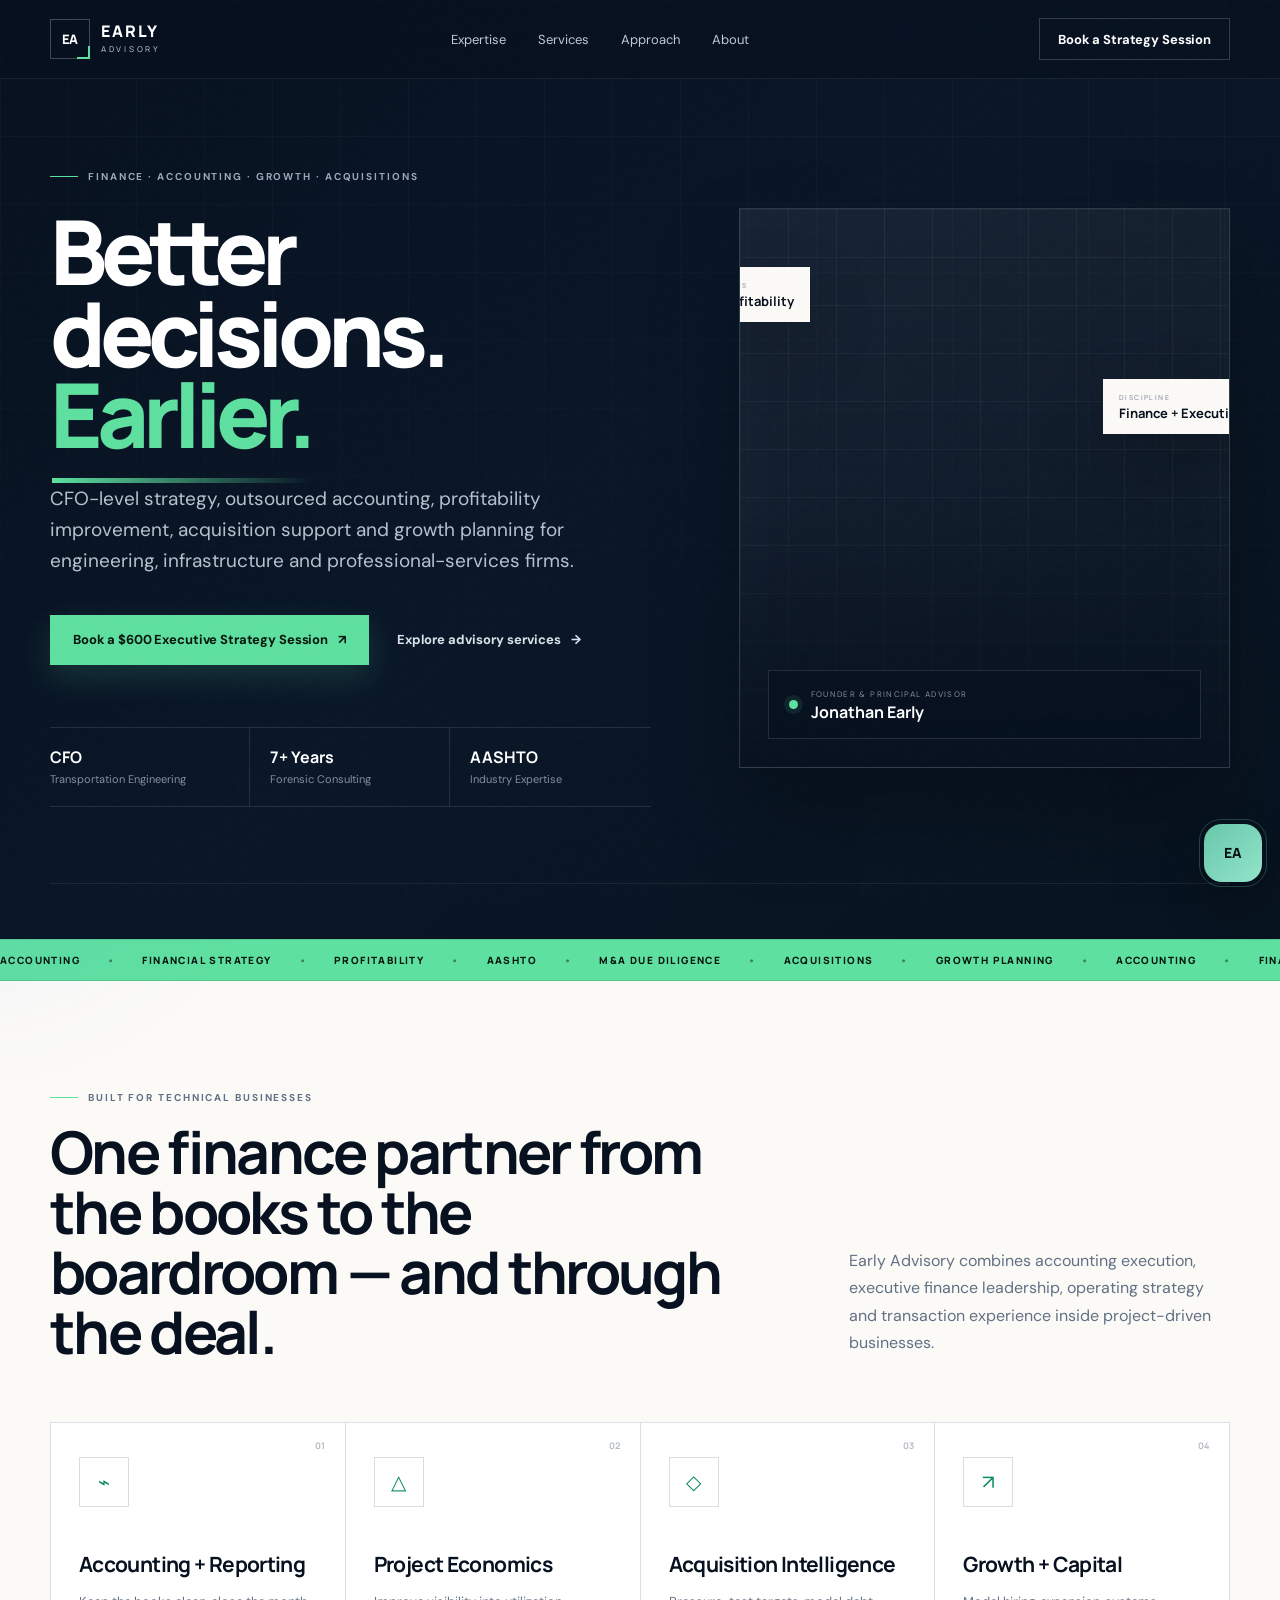
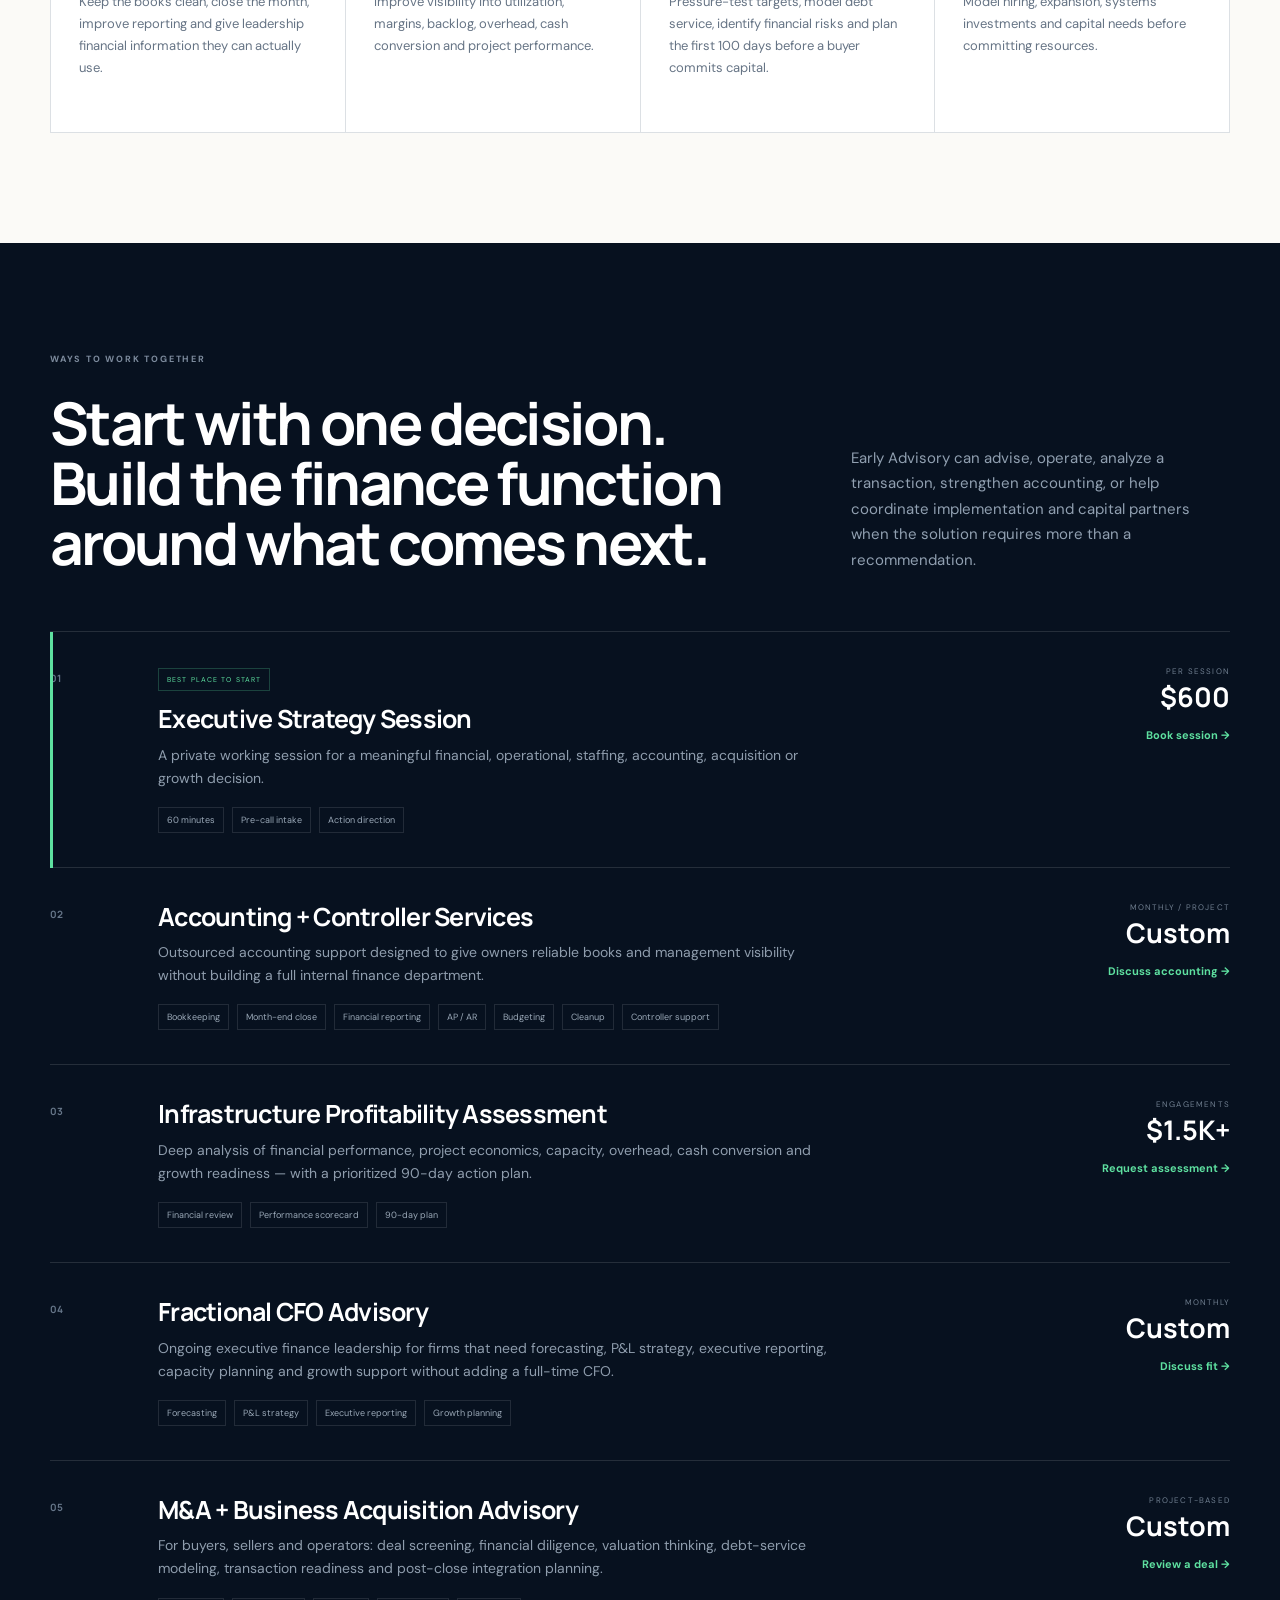
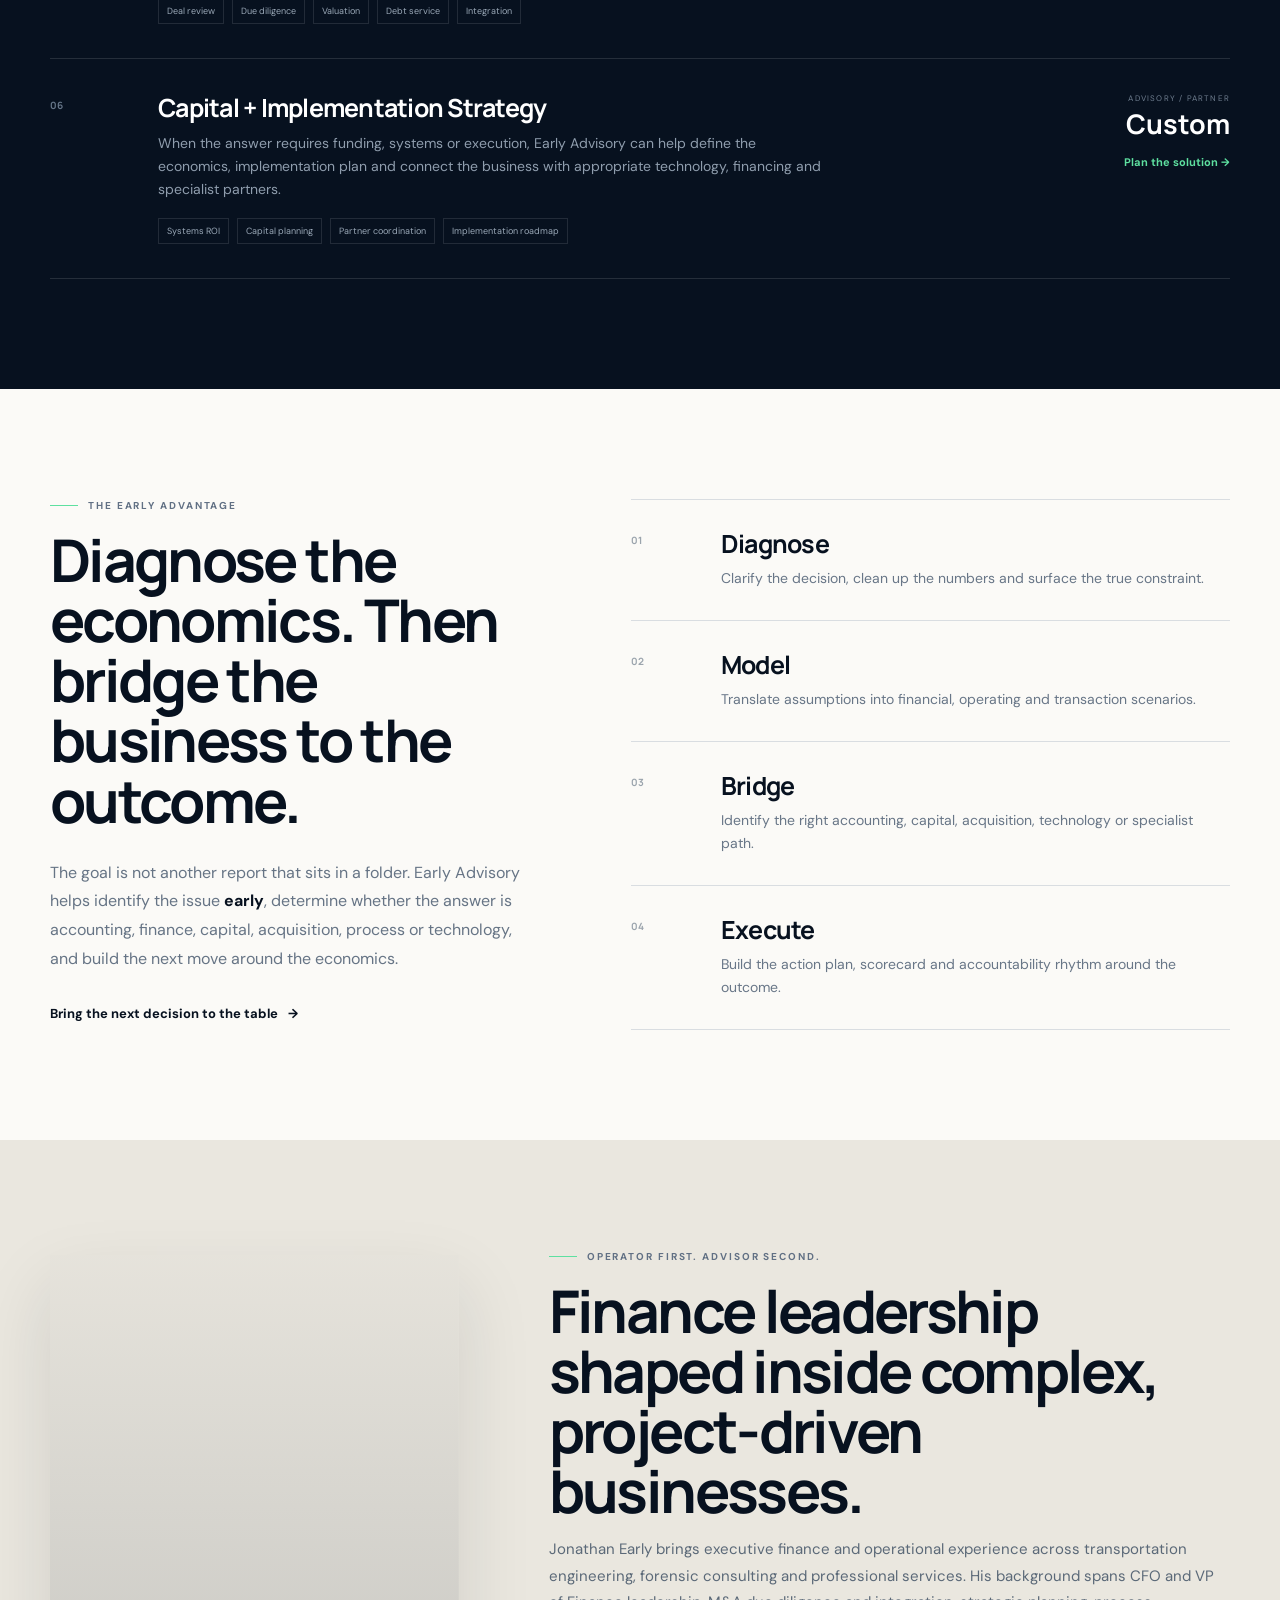
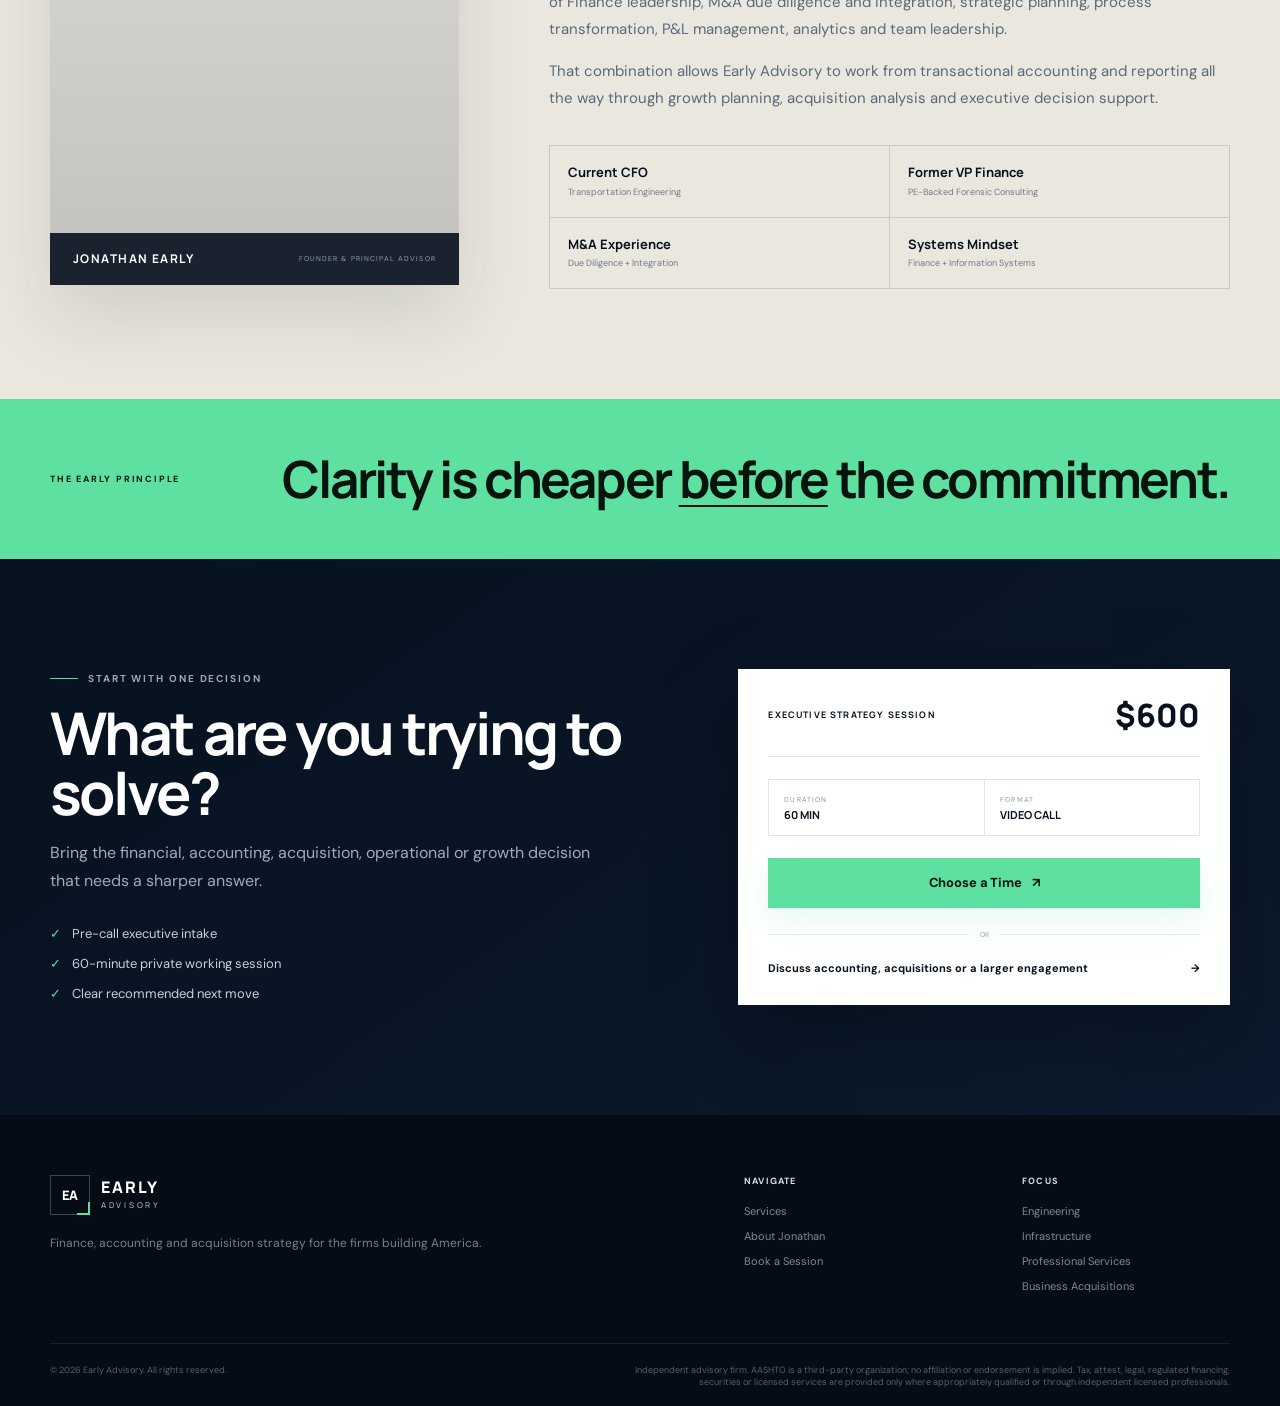
<file: index.html>
<!DOCTYPE html>
<html lang="en">
<head>
  <meta charset="UTF-8" />
  <meta name="viewport" content="width=device-width, initial-scale=1.0, viewport-fit=cover" />
  <meta name="theme-color" content="#07111f" />
  <meta name="description" content="Early Advisory provides CFO-level strategy, outsourced accounting, profitability improvement, acquisition advisory and transaction support for engineering, infrastructure and professional-services firms." />
  <meta property="og:title" content="Early Advisory | Finance, Accounting & Acquisition Strategy" />
  <meta property="og:description" content="Executive finance, accounting, profitability, acquisition and growth support for engineering and professional-services firms." />
  <title>Early Advisory | Finance, Accounting & Acquisition Strategy</title>
  <link rel="preconnect" href="https://fonts.googleapis.com" />
  <link rel="preconnect" href="https://fonts.gstatic.com" crossorigin />
  <link href="https://fonts.googleapis.com/css2?family=DM+Sans:wght@400;500;600;700&family=Manrope:wght@500;600;700;800&display=swap" rel="stylesheet" />
  <link rel="stylesheet" href="styles.css" />
</head>
<body>
  <div class="loader" id="loader" aria-hidden="true"><div class="loader-mark"><span class="loader-e">E</span><div class="loader-line"></div><span class="loader-a">A</span></div><p>EARLY ADVISORY</p></div>
  <div class="noise"></div><div class="ambient ambient-one"></div><div class="ambient ambient-two"></div>
  <header class="site-header" id="top"><div class="shell nav-wrap"><a href="#top" class="brand" aria-label="Early Advisory home"><span class="brand-monogram">EA</span><span class="brand-copy"><strong>EARLY</strong><small>ADVISORY</small></span></a><nav class="desktop-nav" aria-label="Primary navigation"><a href="#expertise">Expertise</a><a href="#services">Services</a><a href="#approach">Approach</a><a href="#about">About</a></nav><a class="btn btn-small desktop-cta" href="#book">Book a Strategy Session</a><button class="menu-toggle" id="menuToggle" aria-label="Open navigation" aria-expanded="false"><span></span><span></span></button></div><div class="mobile-menu" id="mobileMenu"><a href="#expertise">Expertise</a><a href="#services">Services</a><a href="#approach">Approach</a><a href="#about">About</a><a class="btn" href="#book">Book a Strategy Session</a></div></header>
  <main>
    <section class="hero section-pad"><div class="shell hero-grid"><div class="hero-copy reveal"><div class="eyebrow"><span></span> Finance · Accounting · Growth · Acquisitions</div><h1>Better decisions.<br/><em>Earlier.</em></h1><p class="hero-lede">CFO-level strategy, outsourced accounting, profitability improvement, acquisition support and growth planning for engineering, infrastructure and professional-services firms.</p><div class="hero-actions"><a class="btn btn-primary" href="#book">Book a $600 Executive Strategy Session <span>↗</span></a><a class="text-link" href="#services">Explore advisory services <span>→</span></a></div><div class="trust-row"><div><strong>CFO</strong><span>Transportation Engineering</span></div><div><strong>7+ Years</strong><span>Forensic Consulting</span></div><div><strong>AASHTO</strong><span>Industry Expertise</span></div></div></div><div class="hero-visual reveal delay-1"><div class="portrait-frame"><div class="portrait-grid"></div><div class="portrait-placeholder"><span>JE</span></div><div class="portrait-card"><span class="status-dot"></span><div><small>FOUNDER & PRINCIPAL ADVISOR</small><strong>Jonathan Early</strong></div></div><div class="metric-float metric-one"><small>FOCUS</small><strong>Profitability</strong></div><div class="metric-float metric-two"><small>DISCIPLINE</small><strong>Finance + Execution</strong></div></div></div></div><div class="hero-rule shell"></div></section>
    <section class="signal-strip"><div class="marquee" aria-label="Areas of expertise"><div class="marquee-track"><span>ACCOUNTING</span><i>•</i><span>FINANCIAL STRATEGY</span><i>•</i><span>PROFITABILITY</span><i>•</i><span>AASHTO</span><i>•</i><span>M&A DUE DILIGENCE</span><i>•</i><span>ACQUISITIONS</span><i>•</i><span>GROWTH PLANNING</span><i>•</i><span>ACCOUNTING</span><i>•</i><span>FINANCIAL STRATEGY</span><i>•</i><span>PROFITABILITY</span><i>•</i><span>M&A DUE DILIGENCE</span><i>•</i><span>ACQUISITIONS</span></div></div></section>
    <section class="section-pad" id="expertise"><div class="shell split-heading reveal"><div><div class="eyebrow"><span></span> Built for technical businesses</div><h2>One finance partner from the books to the boardroom — and through the deal.</h2></div><p>Early Advisory combines accounting execution, executive finance leadership, operating strategy and transaction experience inside project-driven businesses.</p></div><div class="shell expertise-grid"><article class="expertise-card reveal"><span class="card-index">01</span><div class="icon-box">⌁</div><h3>Accounting + Reporting</h3><p>Keep the books clean, close the month, improve reporting and give leadership financial information they can actually use.</p></article><article class="expertise-card reveal delay-1"><span class="card-index">02</span><div class="icon-box">△</div><h3>Project Economics</h3><p>Improve visibility into utilization, margins, backlog, overhead, cash conversion and project performance.</p></article><article class="expertise-card reveal delay-2"><span class="card-index">03</span><div class="icon-box">◇</div><h3>Acquisition Intelligence</h3><p>Pressure-test targets, model debt service, identify financial risks and plan the first 100 days before a buyer commits capital.</p></article><article class="expertise-card reveal delay-3"><span class="card-index">04</span><div class="icon-box">↗</div><h3>Growth + Capital</h3><p>Model hiring, expansion, systems investments and capital needs before committing resources.</p></article></div></section>
    <section class="services section-pad" id="services"><div class="shell"><div class="section-kicker reveal">Ways to work together</div><div class="services-head reveal"><h2>Start with one decision. Build the finance function around what comes next.</h2><p>Early Advisory can advise, operate, analyze a transaction, strengthen accounting, or help coordinate implementation and capital partners when the solution requires more than a recommendation.</p></div><div class="service-list">
      <article class="service-row featured reveal"><div class="service-number">01</div><div class="service-main"><div class="service-badge">BEST PLACE TO START</div><h3>Executive Strategy Session</h3><p>A private working session for a meaningful financial, operational, staffing, accounting, acquisition or growth decision.</p><div class="service-tags"><span>60 minutes</span><span>Pre-call intake</span><span>Action direction</span></div></div><div class="service-price"><small>Per session</small><strong>$600</strong><a href="#book">Book session →</a></div></article>
      <article class="service-row reveal"><div class="service-number">02</div><div class="service-main"><h3>Accounting + Controller Services</h3><p>Outsourced accounting support designed to give owners reliable books and management visibility without building a full internal finance department.</p><div class="service-tags"><span>Bookkeeping</span><span>Month-end close</span><span>Financial reporting</span><span>AP / AR</span><span>Budgeting</span><span>Cleanup</span><span>Controller support</span></div></div><div class="service-price"><small>Monthly / project</small><strong>Custom</strong><a href="#book">Discuss accounting →</a></div></article>
      <article class="service-row reveal"><div class="service-number">03</div><div class="service-main"><h3>Infrastructure Profitability Assessment</h3><p>Deep analysis of financial performance, project economics, capacity, overhead, cash conversion and growth readiness — with a prioritized 90-day action plan.</p><div class="service-tags"><span>Financial review</span><span>Performance scorecard</span><span>90-day plan</span></div></div><div class="service-price"><small>Engagements</small><strong>$1.5K+</strong><a href="#book">Request assessment →</a></div></article>
      <article class="service-row reveal"><div class="service-number">04</div><div class="service-main"><h3>Fractional CFO Advisory</h3><p>Ongoing executive finance leadership for firms that need forecasting, P&L strategy, executive reporting, capacity planning and growth support without adding a full-time CFO.</p><div class="service-tags"><span>Forecasting</span><span>P&L strategy</span><span>Executive reporting</span><span>Growth planning</span></div></div><div class="service-price"><small>Monthly</small><strong>Custom</strong><a href="#book">Discuss fit →</a></div></article>
      <article class="service-row reveal"><div class="service-number">05</div><div class="service-main"><h3>M&A + Business Acquisition Advisory</h3><p>For buyers, sellers and operators: deal screening, financial diligence, valuation thinking, debt-service modeling, transaction readiness and post-close integration planning.</p><div class="service-tags"><span>Deal review</span><span>Due diligence</span><span>Valuation</span><span>Debt service</span><span>Integration</span></div></div><div class="service-price"><small>Project-based</small><strong>Custom</strong><a href="#book">Review a deal →</a></div></article>
      <article class="service-row reveal"><div class="service-number">06</div><div class="service-main"><h3>Capital + Implementation Strategy</h3><p>When the answer requires funding, systems or execution, Early Advisory can help define the economics, implementation plan and connect the business with appropriate technology, financing and specialist partners.</p><div class="service-tags"><span>Systems ROI</span><span>Capital planning</span><span>Partner coordination</span><span>Implementation roadmap</span></div></div><div class="service-price"><small>Advisory / partner</small><strong>Custom</strong><a href="#book">Plan the solution →</a></div></article>
    </div></div></section>
    <section class="section-pad" id="approach"><div class="shell approach-grid"><div class="approach-copy reveal"><div class="eyebrow"><span></span> The Early Advantage</div><h2>Diagnose the economics. Then bridge the business to the outcome.</h2><p>The goal is not another report that sits in a folder. Early Advisory helps identify the issue <strong>early</strong>, determine whether the answer is accounting, finance, capital, acquisition, process or technology, and build the next move around the economics.</p><a class="text-link" href="#book">Bring the next decision to the table <span>→</span></a></div><div class="process-stack reveal delay-1"><div class="process-item"><span>01</span><div><h4>Diagnose</h4><p>Clarify the decision, clean up the numbers and surface the true constraint.</p></div></div><div class="process-item"><span>02</span><div><h4>Model</h4><p>Translate assumptions into financial, operating and transaction scenarios.</p></div></div><div class="process-item"><span>03</span><div><h4>Bridge</h4><p>Identify the right accounting, capital, acquisition, technology or specialist path.</p></div></div><div class="process-item"><span>04</span><div><h4>Execute</h4><p>Build the action plan, scorecard and accountability rhythm around the outcome.</p></div></div></div></div></section>
    <section class="about section-pad" id="about"><div class="shell about-grid"><div class="about-photo reveal"><div class="portrait-placeholder large"><span>JE</span></div><div class="photo-caption"><span>JONATHAN EARLY</span><small>FOUNDER & PRINCIPAL ADVISOR</small></div></div><div class="about-copy reveal delay-1"><div class="eyebrow"><span></span> Operator first. Advisor second.</div><h2>Finance leadership shaped inside complex, project-driven businesses.</h2><p>Jonathan Early brings executive finance and operational experience across transportation engineering, forensic consulting and professional services. His background spans CFO and VP of Finance leadership, M&A due diligence and integration, strategic planning, process transformation, P&L management, analytics and team leadership.</p><p>That combination allows Early Advisory to work from transactional accounting and reporting all the way through growth planning, acquisition analysis and executive decision support.</p><div class="credentials"><div><strong>Current CFO</strong><span>Transportation Engineering</span></div><div><strong>Former VP Finance</strong><span>PE-Backed Forensic Consulting</span></div><div><strong>M&A Experience</strong><span>Due Diligence + Integration</span></div><div><strong>Systems Mindset</strong><span>Finance + Information Systems</span></div></div></div></div></section>
    <section class="decision-banner"><div class="shell reveal"><p>THE EARLY PRINCIPLE</p><h2>Clarity is cheaper <em>before</em> the commitment.</h2></div></section>
    <section class="book section-pad" id="book"><div class="shell book-grid"><div class="book-copy reveal"><div class="eyebrow light"><span></span> Start with one decision</div><h2>What are you trying to solve?</h2><p>Bring the financial, accounting, acquisition, operational or growth decision that needs a sharper answer.</p><div class="book-points"><div><span>✓</span> Pre-call executive intake</div><div><span>✓</span> 60-minute private working session</div><div><span>✓</span> Clear recommended next move</div></div></div><div class="booking-card reveal delay-1"><div class="booking-top"><span>EXECUTIVE STRATEGY SESSION</span><strong>$600</strong></div><div class="booking-meta"><div><small>DURATION</small><strong>60 MIN</strong></div><div><small>FORMAT</small><strong>VIDEO CALL</strong></div></div><button class="btn btn-primary btn-full" id="bookingButton">Choose a Time <span>↗</span></button><p class="booking-note" id="bookingNote">Choose a date and time, complete the intake, and your session request is captured instantly.</p><div class="booking-divider"><span>OR</span></div><a class="consult-link" href="mailto:hello@earlyadvisory.co?subject=Early%20Advisory%20Inquiry">Discuss accounting, acquisitions or a larger engagement <span>→</span></a></div></div></section>
  </main>
  <footer><div class="shell footer-grid"><div><a href="#top" class="brand footer-brand"><span class="brand-monogram">EA</span><span class="brand-copy"><strong>EARLY</strong><small>ADVISORY</small></span></a><p>Finance, accounting and acquisition strategy for the firms building America.</p></div><div class="footer-links"><strong>Navigate</strong><a href="#services">Services</a><a href="#about">About Jonathan</a><a href="#book">Book a Session</a></div><div class="footer-links"><strong>Focus</strong><span>Engineering</span><span>Infrastructure</span><span>Professional Services</span><span>Business Acquisitions</span></div></div><div class="shell footer-bottom"><span>© <span id="year"></span> Early Advisory. All rights reserved.</span><span class="disclaimer">Independent advisory firm. AASHTO is a third-party organization; no affiliation or endorsement is implied. Tax, attest, legal, regulated financing, securities or licensed services are provided only where appropriately qualified or through independent licensed professionals.</span></div></footer>
  <script src="app.js"></script>
</body>
</html>
</file>
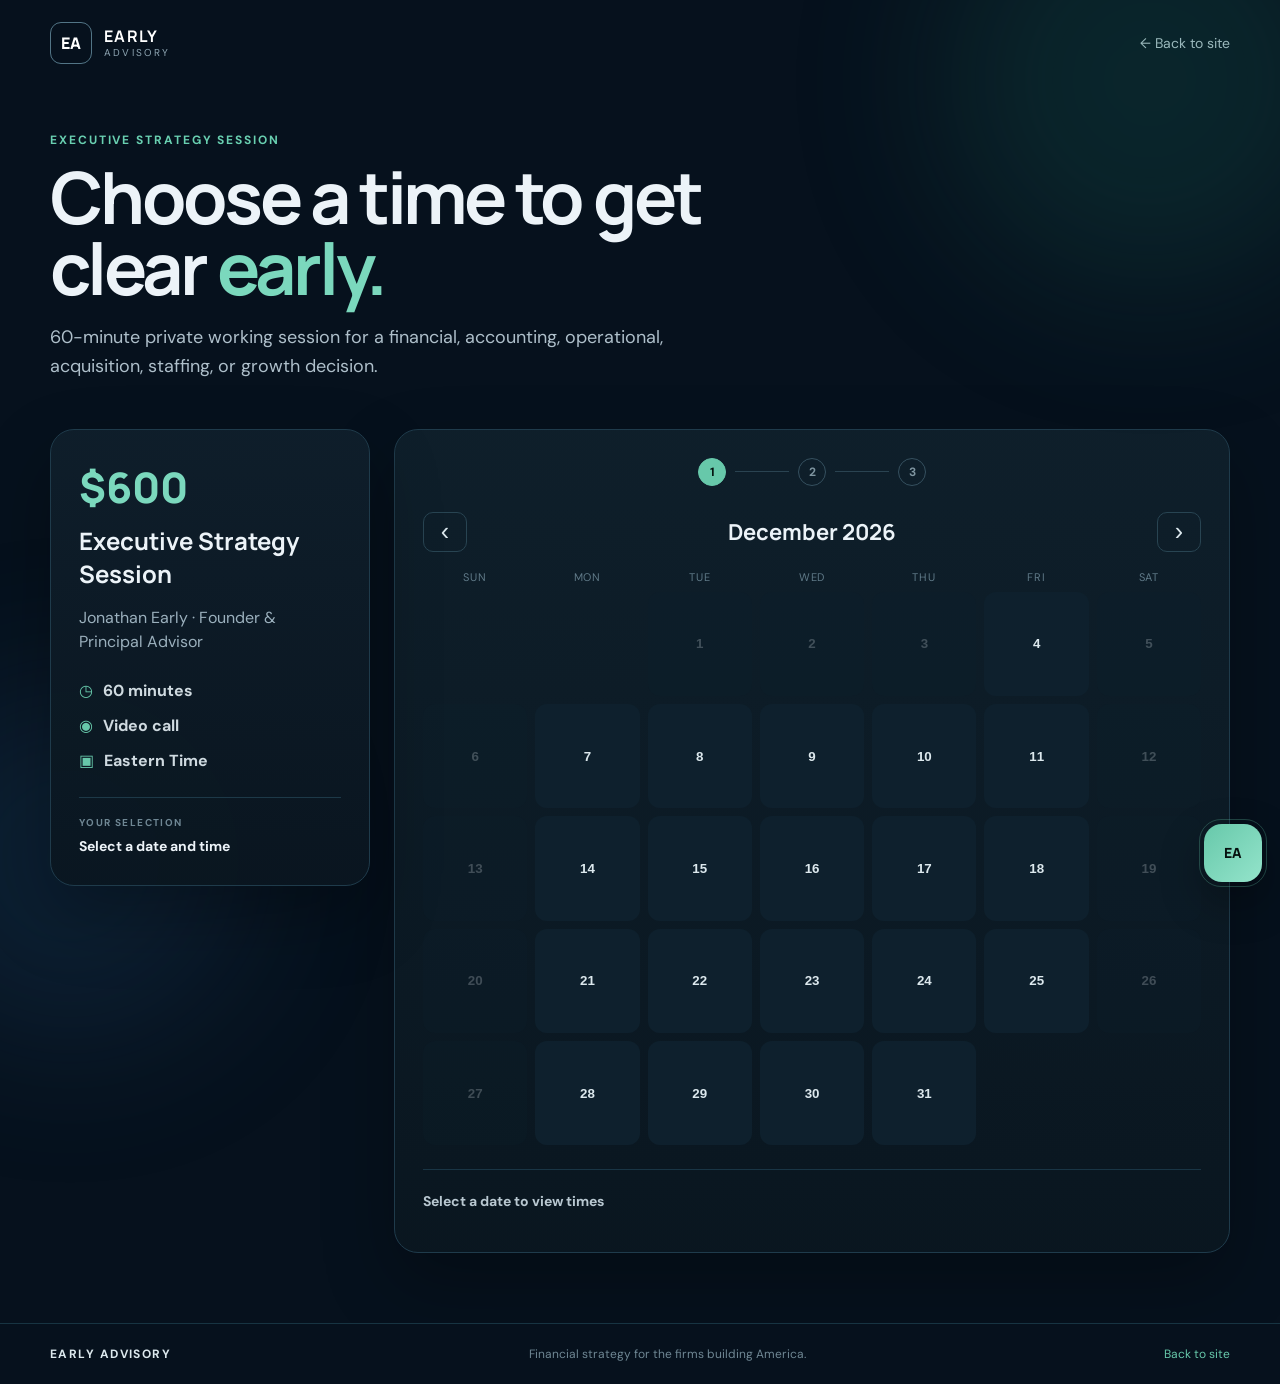
<file: booking.html>
<!DOCTYPE html>
<html lang="en">
<head>
  <meta charset="UTF-8" />
  <meta name="viewport" content="width=device-width,initial-scale=1,viewport-fit=cover" />
  <meta name="theme-color" content="#07111f" />
  <title>Book a Strategy Session | Early Advisory</title>
  <link rel="preconnect" href="https://fonts.googleapis.com" />
  <link rel="preconnect" href="https://fonts.gstatic.com" crossorigin />
  <link href="https://fonts.googleapis.com/css2?family=DM+Sans:wght@400;500;600;700&family=Manrope:wght@600;700;800&display=swap" rel="stylesheet" />
  <link rel="stylesheet" href="booking.css" />
</head>
<body>
  <div class="bg-orb one"></div><div class="bg-orb two"></div>
  <header><a href="/" class="brand"><span>EA</span><div><strong>EARLY</strong><small>ADVISORY</small></div></a><a href="/" class="back">← Back to site</a></header>
  <main class="shell">
    <section class="intro"><div class="eyebrow">EXECUTIVE STRATEGY SESSION</div><h1>Choose a time to get clear <em>early.</em></h1><p>60-minute private working session for a financial, accounting, operational, acquisition, staffing, or growth decision.</p></section>
    <section class="booking-shell">
      <aside class="summary-card">
        <div class="price">$600</div>
        <h2>Executive Strategy Session</h2>
        <p>Jonathan Early · Founder & Principal Advisor</p>
        <div class="facts"><div><span>◷</span><b>60 minutes</b></div><div><span>◉</span><b>Video call</b></div><div><span>▣</span><b>Eastern Time</b></div></div>
        <div class="selected" id="selectedSummary"><small>YOUR SELECTION</small><strong>Select a date and time</strong></div>
      </aside>
      <div class="scheduler">
        <div class="step-head"><span class="active">1</span><i></i><span>2</span><i></i><span>3</span></div>
        <div class="panel" id="calendarStep">
          <div class="calendar-head"><button id="prevMonth" aria-label="Previous month">‹</button><h3 id="monthLabel"></h3><button id="nextMonth" aria-label="Next month">›</button></div>
          <div class="weekdays"><span>Sun</span><span>Mon</span><span>Tue</span><span>Wed</span><span>Thu</span><span>Fri</span><span>Sat</span></div>
          <div class="calendar" id="calendar"></div>
          <div class="times-wrap" id="timesWrap"><h4 id="timesTitle">Select a date to view times</h4><div class="times" id="times"></div></div>
        </div>
        <form class="panel hidden" id="detailsStep">
          <div class="form-head"><button type="button" class="link-btn" id="backToCalendar">← Change time</button><h3>Your details</h3><p>Tell Jonathan what decision you want to work through.</p></div>
          <div class="form-grid">
            <label>First name<input name="firstName" required autocomplete="given-name" /></label>
            <label>Last name<input name="lastName" required autocomplete="family-name" /></label>
            <label class="wide">Work email<input type="email" name="email" required autocomplete="email" /></label>
            <label>Phone<input type="tel" name="phone" autocomplete="tel" /></label>
            <label>Company<input name="company" autocomplete="organization" /></label>
            <label>Title / Role<input name="title" /></label>
            <label>Company revenue range<select name="revenue"><option value="">Select</option><option>Under $1M</option><option>$1M–$5M</option><option>$5M–$10M</option><option>$10M–$25M</option><option>$25M–$100M</option><option>$100M+</option></select></label>
            <label>Employee count<select name="employees"><option value="">Select</option><option>1–10</option><option>11–25</option><option>26–50</option><option>51–100</option><option>101–250</option><option>250+</option></select></label>
            <label class="wide">What do you want to work through?<textarea name="challenge" rows="5" required placeholder="Example: We need cleaner financial reporting, we are evaluating an acquisition, or we are deciding whether to open a second office."></textarea></label>
            <label class="wide">Anything Jonathan should review before the call?<textarea name="context" rows="3" placeholder="Optional context, metrics, systems, deal terms, or links."></textarea></label>
          </div>
          <label class="consent"><input type="checkbox" name="consent" required /> <span>I agree to be contacted about this appointment and understand this is an advisory session. Regulated, licensed, tax, legal, attest, investment, or engineering-design services are only provided where appropriately qualified or through independent licensed professionals.</span></label>
          <button class="submit-btn" type="submit">Confirm Strategy Session <span>→</span></button>
          <p class="secure">Secure intake · Your information is only used to coordinate the session.</p>
        </form>
        <div class="panel hidden success" id="successStep">
          <div class="check">✓</div><div class="eyebrow">SESSION REQUESTED</div><h3>You’re on the calendar.</h3><p id="successText"></p>
          <div class="confirmation-card" id="confirmationCard"></div>
          <p class="note">A confirmation workflow can now be triggered from the webhook with email/SMS reminders, payment collection, CRM contact creation, and calendar sync.</p>
          <a href="/" class="submit-btn as-link">Back to Early Advisory</a>
        </div>
      </div>
    </section>
  </main>
  <script src="booking.js"></script>
</body>
</html>
</file>
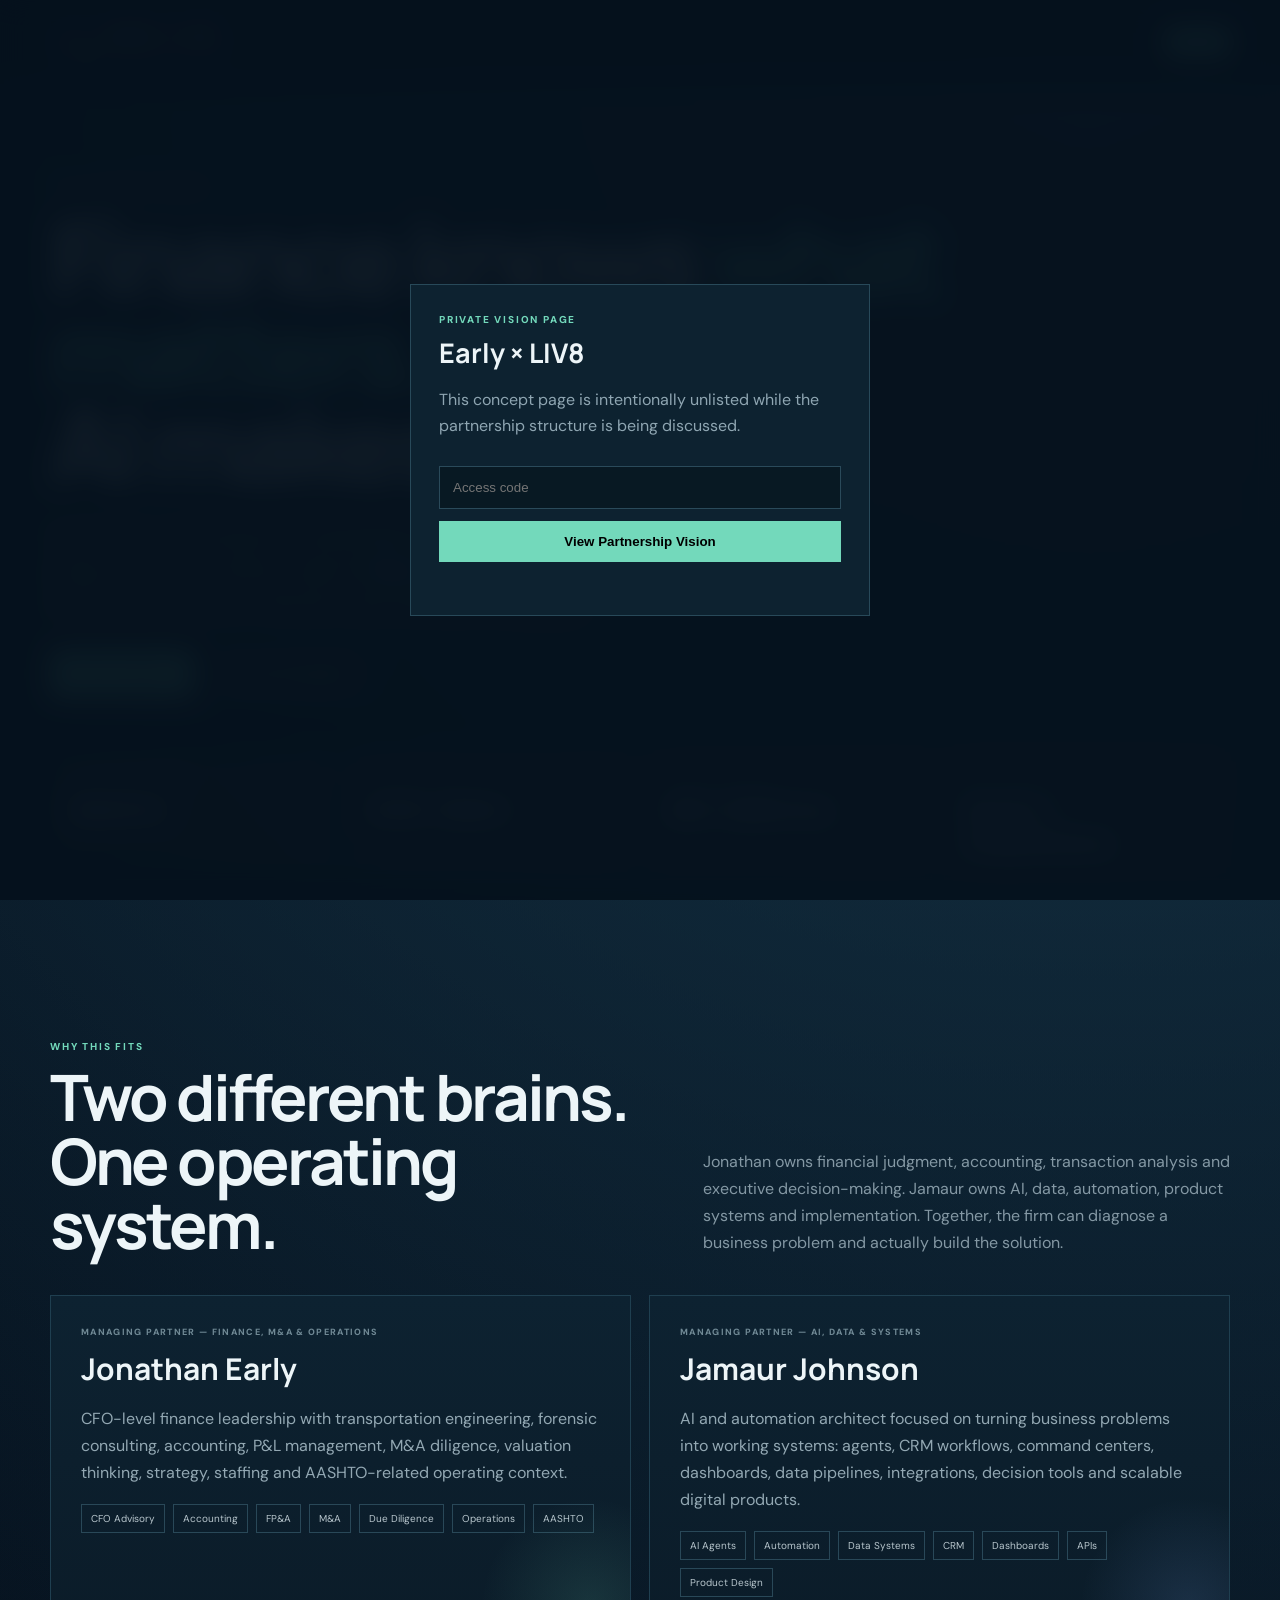
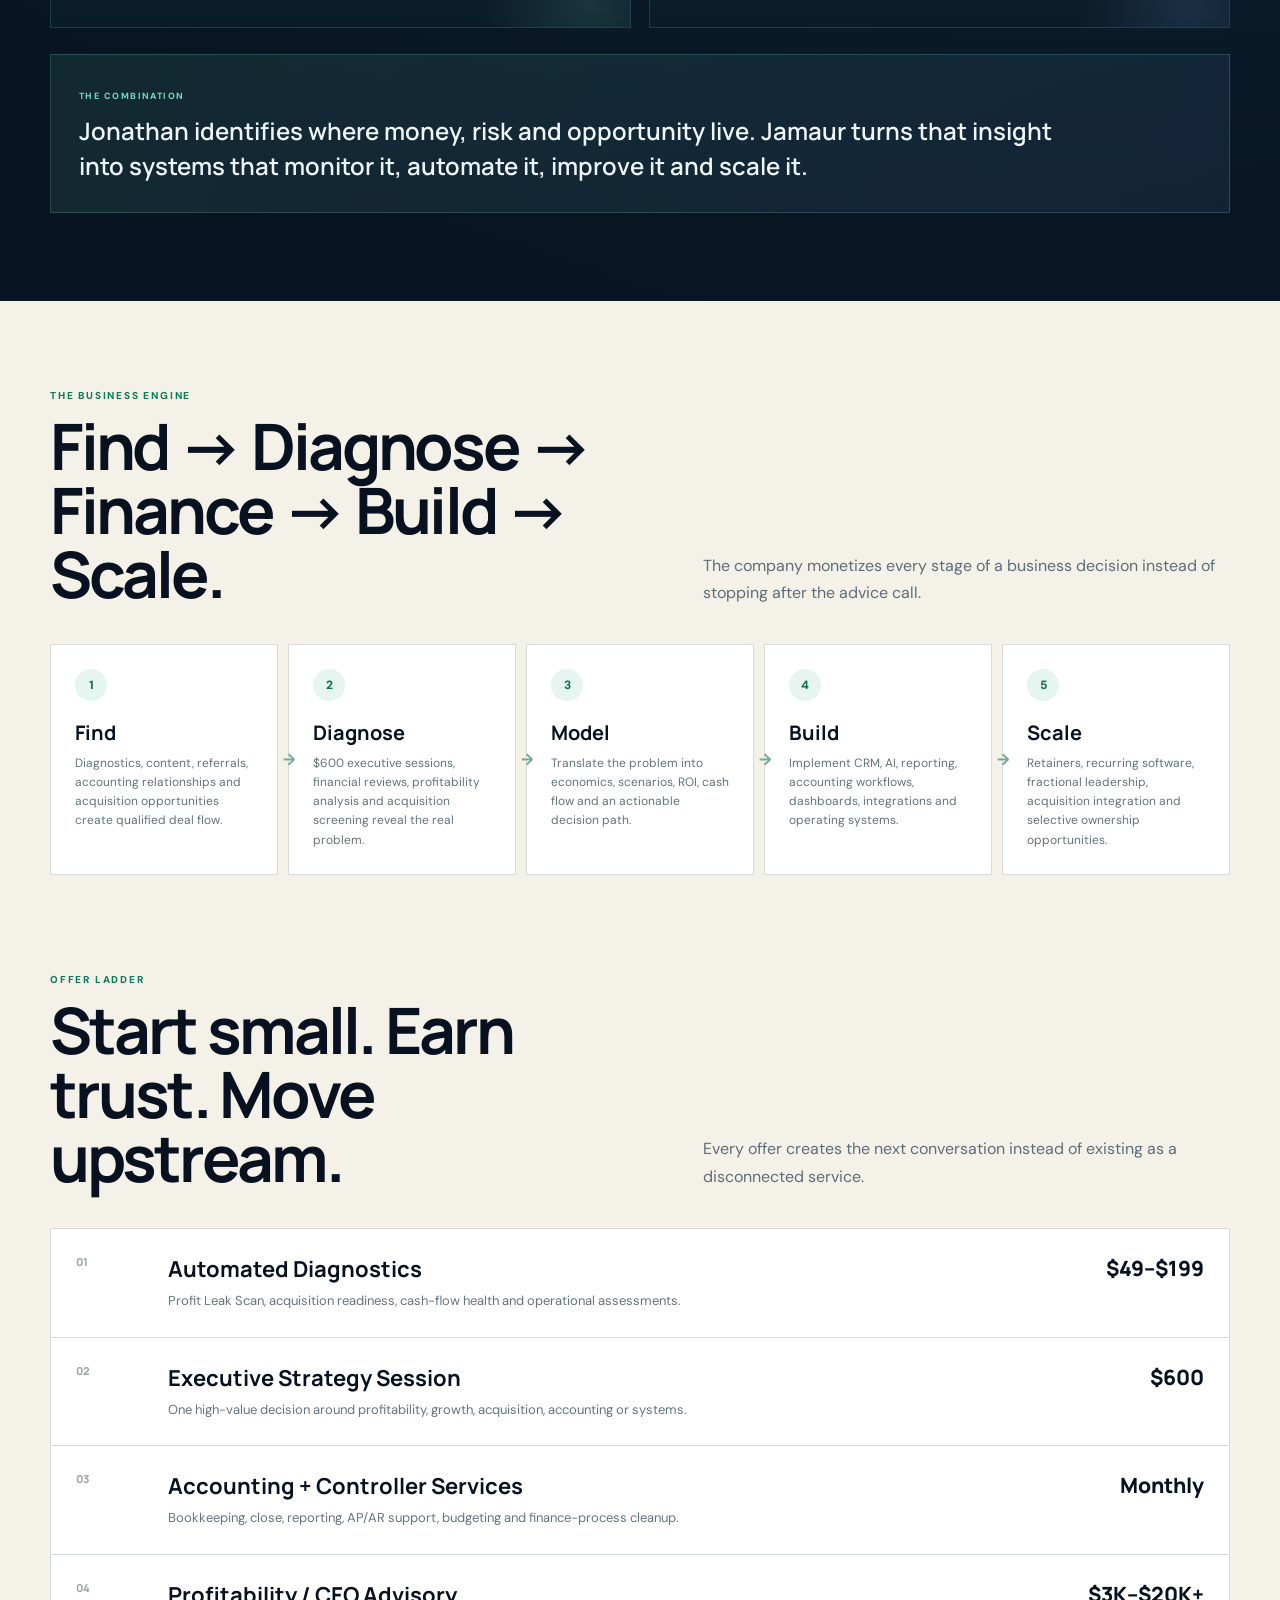
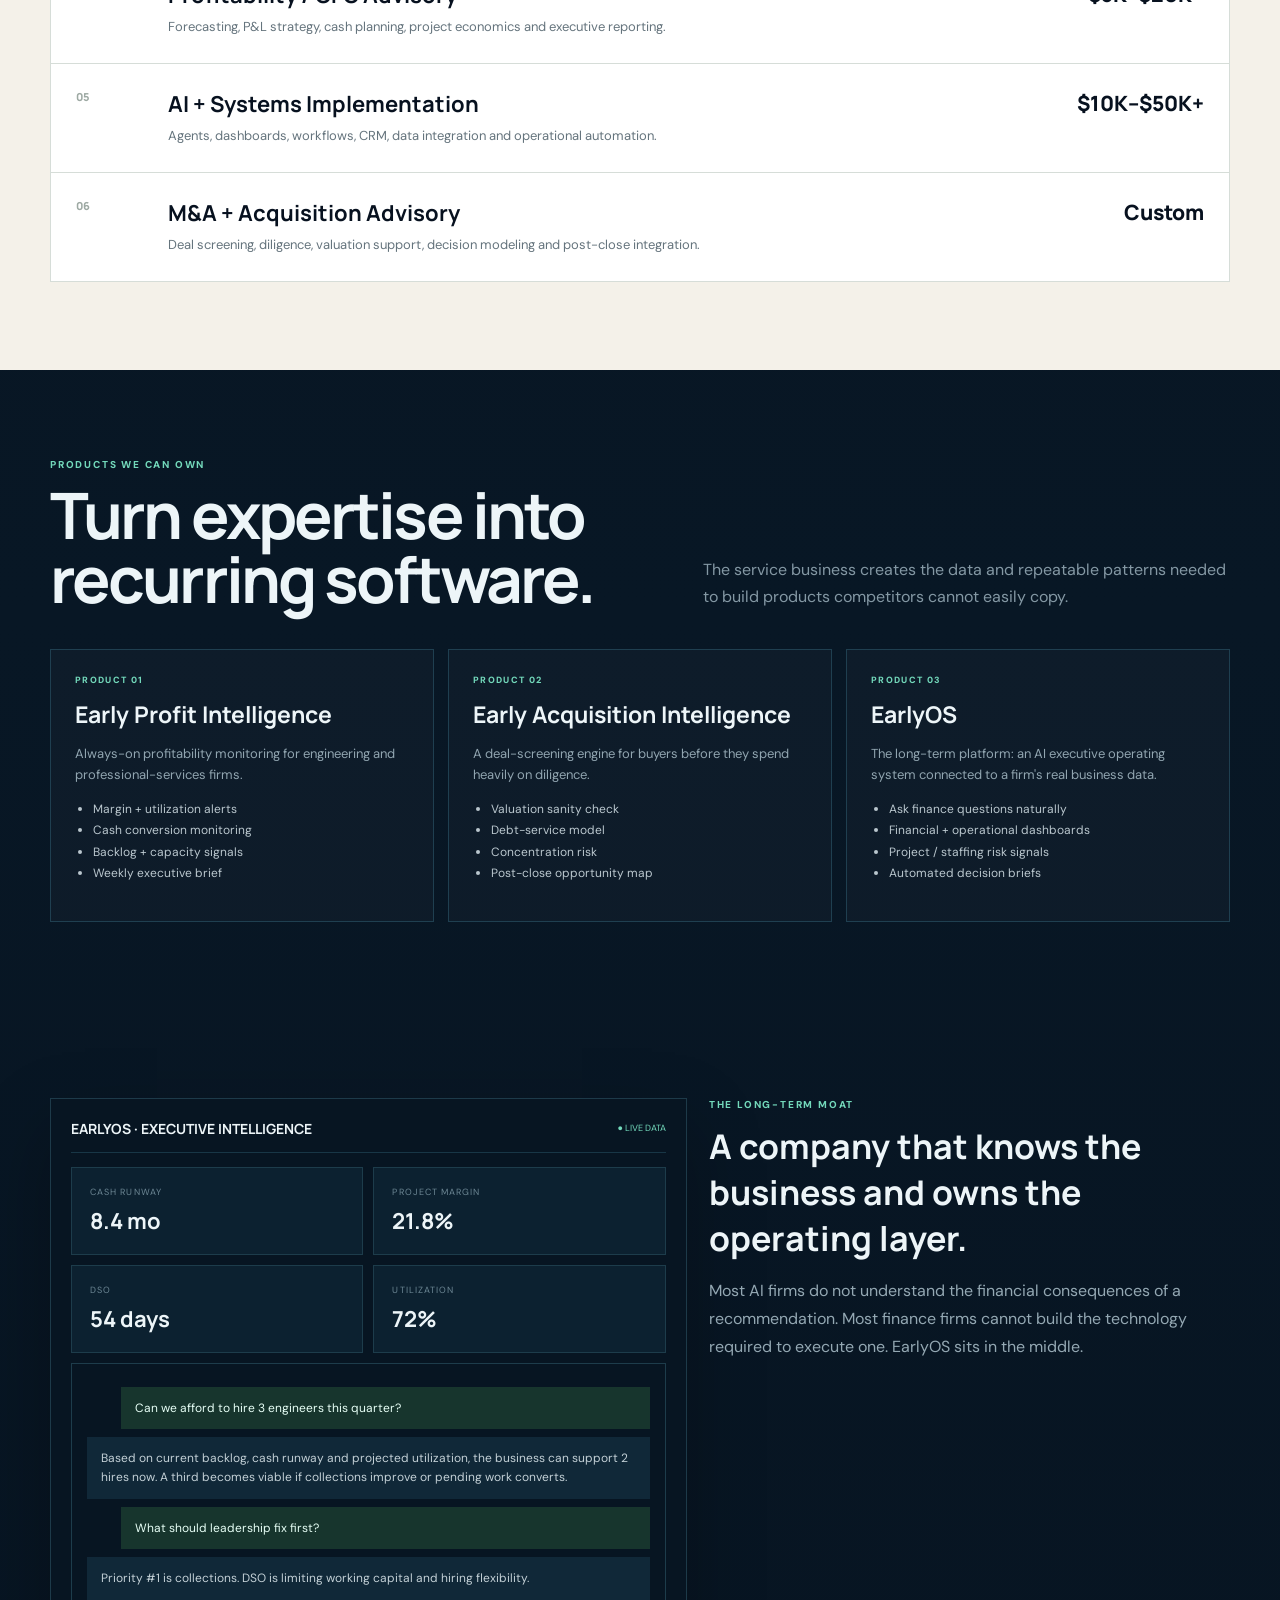
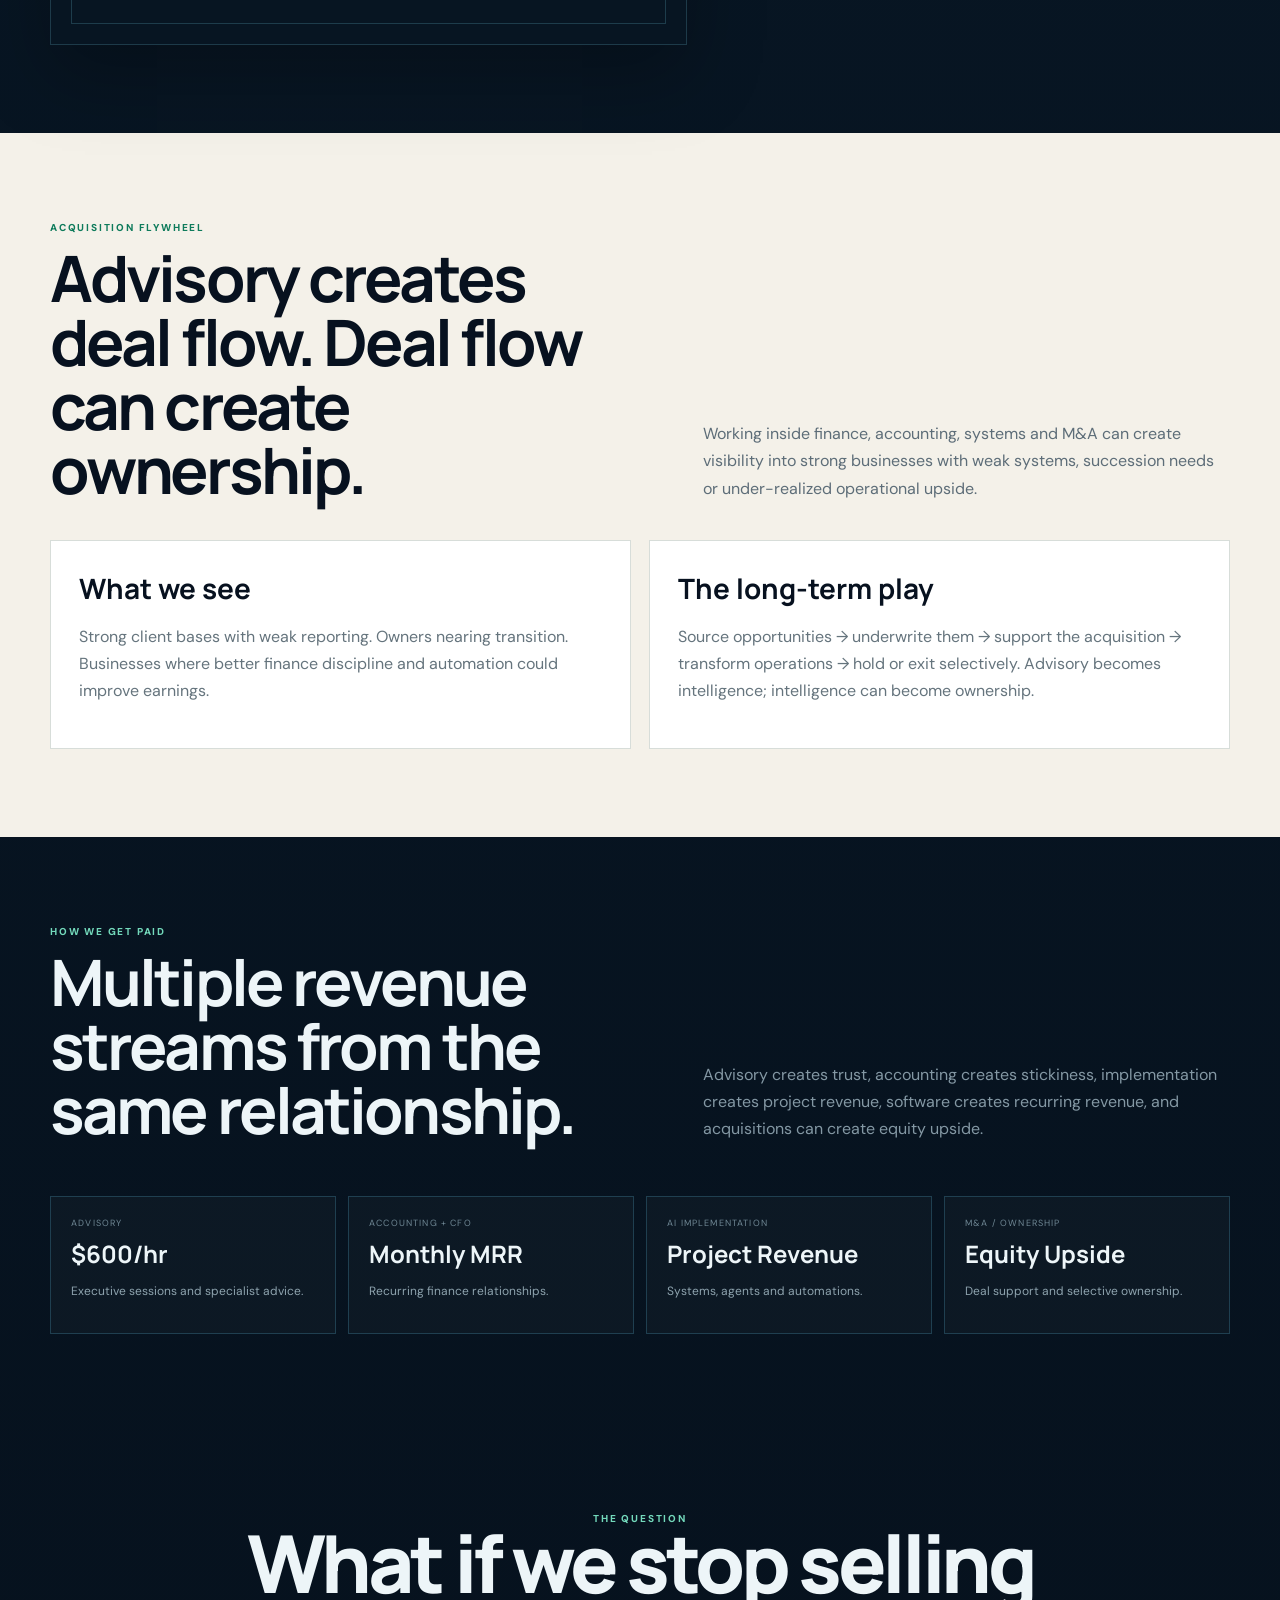
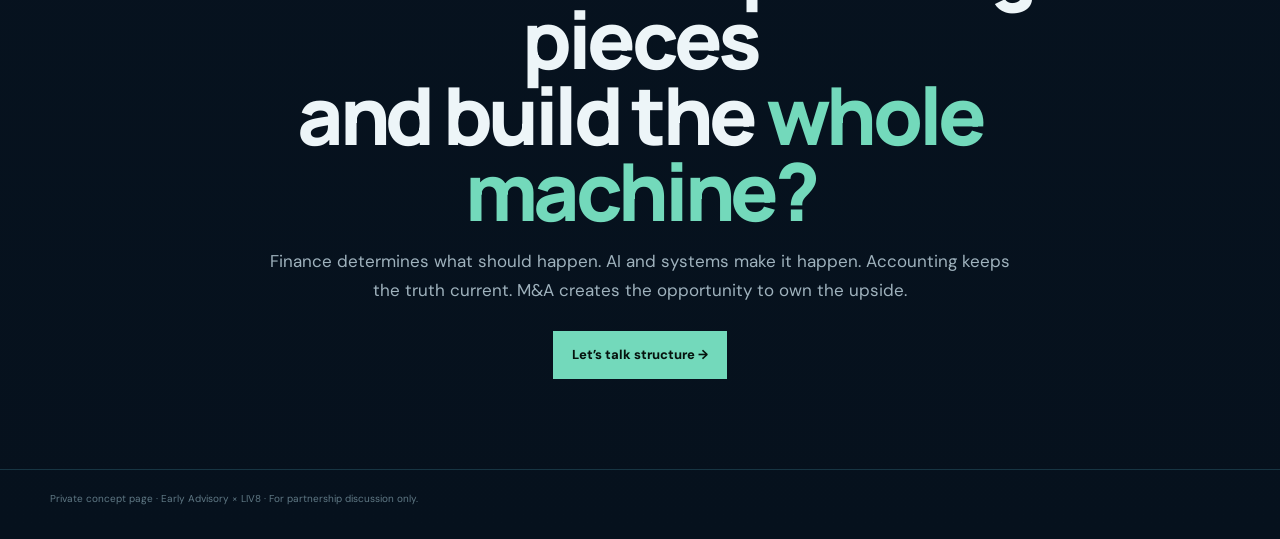
<file: partnership.html>
<!DOCTYPE html><html lang="en"><head><meta charset="UTF-8"><meta name="viewport" content="width=device-width,initial-scale=1,viewport-fit=cover"><meta name="robots" content="noindex,nofollow,noarchive"><meta name="theme-color" content="#06111d"><title>Partnership Vision | Early Advisory × LIV8</title><link rel="preconnect" href="https://fonts.googleapis.com"><link rel="preconnect" href="https://fonts.gstatic.com" crossorigin><link href="https://fonts.googleapis.com/css2?family=DM+Sans:wght@400;500;600;700&family=Manrope:wght@500;600;700;800&display=swap" rel="stylesheet"><link rel="stylesheet" href="partnership.css"></head><body><div class="gate" id="gate"><div class="gatebox"><div class="eyebrow">PRIVATE VISION PAGE</div><h2>Early × LIV8</h2><p>This concept page is intentionally unlisted while the partnership structure is being discussed.</p><input id="code" type="password" placeholder="Access code"><button id="enter">View Partnership Vision</button><div class="err" id="err"></div></div></div><header class="top"><div class="wrap nav"><a class="brand" href="/"><span class="mark">EA</span><div><strong>EARLY × LIV8</strong><small>PARTNERSHIP VISION</small></div></a><span class="private">PRIVATE</span></div></header><main><section class="hero"><div class="wrap"><div class="eyebrow">THE COMBINED COMPANY</div><h1>Finance knows <em>what matters.</em><br>AI makes it move.</h1><p class="lede">A joint firm combining CFO-level finance, accounting, M&A and infrastructure-industry judgment with AI systems, data intelligence, automation and implementation. Not another consultancy. A decision-and-execution company.</p><div class="hero-actions"><a class="btn primary" href="#model">See the model →</a><a class="btn ghost" href="#roles">How we fit together</a></div><div class="stats"><div class="stat"><small>FRONT-END ADVISORY</small><strong>$600/hr</strong></div><div class="stat"><small>IMPLEMENTATION</small><strong>$10K–$50K+</strong></div><div class="stat"><small>ONGOING RETAINERS</small><strong>$5K–$20K/mo</strong></div><div class="stat"><small>LONG-TERM UPSIDE</small><strong>Equity + Acquisitions</strong></div></div></div></section><section class="section" id="roles"><div class="wrap"><div class="section-head"><div><div class="eyebrow">WHY THIS FITS</div><h2>Two different brains. One operating system.</h2></div><p>Jonathan owns financial judgment, accounting, transaction analysis and executive decision-making. Jamaur owns AI, data, automation, product systems and implementation. Together, the firm can diagnose a business problem and actually build the solution.</p></div><div class="duo"><article class="person"><div class="role">MANAGING PARTNER — FINANCE, M&A & OPERATIONS</div><h3>Jonathan Early</h3><p>CFO-level finance leadership with transportation engineering, forensic consulting, accounting, P&L management, M&A diligence, valuation thinking, strategy, staffing and AASHTO-related operating context.</p><div class="chips"><span>CFO Advisory</span><span>Accounting</span><span>FP&A</span><span>M&A</span><span>Due Diligence</span><span>Operations</span><span>AASHTO</span></div></article><article class="person blue"><div class="role">MANAGING PARTNER — AI, DATA & SYSTEMS</div><h3>Jamaur Johnson</h3><p>AI and automation architect focused on turning business problems into working systems: agents, CRM workflows, command centers, dashboards, data pipelines, integrations, decision tools and scalable digital products.</p><div class="chips"><span>AI Agents</span><span>Automation</span><span>Data Systems</span><span>CRM</span><span>Dashboards</span><span>APIs</span><span>Product Design</span></div></article></div><div class="thesis"><small>THE COMBINATION</small><p>Jonathan identifies where money, risk and opportunity live. Jamaur turns that insight into systems that monitor it, automate it, improve it and scale it.</p></div></div></section><section class="section alt" id="model"><div class="wrap"><div class="section-head"><div><div class="eyebrow dark">THE BUSINESS ENGINE</div><h2>Find → Diagnose → Finance → Build → Scale.</h2></div><p>The company monetizes every stage of a business decision instead of stopping after the advice call.</p></div><div class="model"><div class="node"><span>1</span><h3>Find</h3><p>Diagnostics, content, referrals, accounting relationships and acquisition opportunities create qualified deal flow.</p></div><div class="node"><span>2</span><h3>Diagnose</h3><p>$600 executive sessions, financial reviews, profitability analysis and acquisition screening reveal the real problem.</p></div><div class="node"><span>3</span><h3>Model</h3><p>Translate the problem into economics, scenarios, ROI, cash flow and an actionable decision path.</p></div><div class="node"><span>4</span><h3>Build</h3><p>Implement CRM, AI, reporting, accounting workflows, dashboards, integrations and operating systems.</p></div><div class="node"><span>5</span><h3>Scale</h3><p>Retainers, recurring software, fractional leadership, acquisition integration and selective ownership opportunities.</p></div></div></div></section><section class="section alt compact"><div class="wrap"><div class="section-head"><div><div class="eyebrow dark">OFFER LADDER</div><h2>Start small. Earn trust. Move upstream.</h2></div><p>Every offer creates the next conversation instead of existing as a disconnected service.</p></div><div class="offers"><div class="offer"><b>01</b><div><h3>Automated Diagnostics</h3><p>Profit Leak Scan, acquisition readiness, cash-flow health and operational assessments.</p></div><strong>$49–$199</strong></div><div class="offer"><b>02</b><div><h3>Executive Strategy Session</h3><p>One high-value decision around profitability, growth, acquisition, accounting or systems.</p></div><strong>$600</strong></div><div class="offer"><b>03</b><div><h3>Accounting + Controller Services</h3><p>Bookkeeping, close, reporting, AP/AR support, budgeting and finance-process cleanup.</p></div><strong>Monthly</strong></div><div class="offer"><b>04</b><div><h3>Profitability / CFO Advisory</h3><p>Forecasting, P&L strategy, cash planning, project economics and executive reporting.</p></div><strong>$3K–$20K+</strong></div><div class="offer"><b>05</b><div><h3>AI + Systems Implementation</h3><p>Agents, dashboards, workflows, CRM, data integration and operational automation.</p></div><strong>$10K–$50K+</strong></div><div class="offer"><b>06</b><div><h3>M&A + Acquisition Advisory</h3><p>Deal screening, diligence, valuation support, decision modeling and post-close integration.</p></div><strong>Custom</strong></div></div></div></section><section class="section"><div class="wrap"><div class="section-head"><div><div class="eyebrow">PRODUCTS WE CAN OWN</div><h2>Turn expertise into recurring software.</h2></div><p>The service business creates the data and repeatable patterns needed to build products competitors cannot easily copy.</p></div><div class="product-grid"><article class="product"><div class="tag">PRODUCT 01</div><h3>Early Profit Intelligence</h3><p>Always-on profitability monitoring for engineering and professional-services firms.</p><ul><li>Margin + utilization alerts</li><li>Cash conversion monitoring</li><li>Backlog + capacity signals</li><li>Weekly executive brief</li></ul></article><article class="product"><div class="tag">PRODUCT 02</div><h3>Early Acquisition Intelligence</h3><p>A deal-screening engine for buyers before they spend heavily on diligence.</p><ul><li>Valuation sanity check</li><li>Debt-service model</li><li>Concentration risk</li><li>Post-close opportunity map</li></ul></article><article class="product"><div class="tag">PRODUCT 03</div><h3>EarlyOS</h3><p>The long-term platform: an AI executive operating system connected to a firm's real business data.</p><ul><li>Ask finance questions naturally</li><li>Financial + operational dashboards</li><li>Project / staffing risk signals</li><li>Automated decision briefs</li></ul></article></div></div></section><section class="section"><div class="wrap os"><div class="screen"><div class="screen-top"><strong>EARLYOS · EXECUTIVE INTELLIGENCE</strong><span>● LIVE DATA</span></div><div class="tiles"><div><small>CASH RUNWAY</small><strong>8.4 mo</strong></div><div><small>PROJECT MARGIN</small><strong>21.8%</strong></div><div><small>DSO</small><strong>54 days</strong></div><div><small>UTILIZATION</small><strong>72%</strong></div></div><div class="chat"><p class="user">Can we afford to hire 3 engineers this quarter?</p><p>Based on current backlog, cash runway and projected utilization, the business can support 2 hires now. A third becomes viable if collections improve or pending work converts.</p><p class="user">What should leadership fix first?</p><p>Priority #1 is collections. DSO is limiting working capital and hiring flexibility.</p></div></div><div class="os-copy"><div class="eyebrow">THE LONG-TERM MOAT</div><h3>A company that knows the business and owns the operating layer.</h3><p>Most AI firms do not understand the financial consequences of a recommendation. Most finance firms cannot build the technology required to execute one. EarlyOS sits in the middle.</p></div></div></section><section class="section alt"><div class="wrap"><div class="section-head"><div><div class="eyebrow dark">ACQUISITION FLYWHEEL</div><h2>Advisory creates deal flow. Deal flow can create ownership.</h2></div><p>Working inside finance, accounting, systems and M&A can create visibility into strong businesses with weak systems, succession needs or under-realized operational upside.</p></div><div class="acq"><div class="card"><h3>What we see</h3><p>Strong client bases with weak reporting. Owners nearing transition. Businesses where better finance discipline and automation could improve earnings.</p></div><div class="card"><h3>The long-term play</h3><p>Source opportunities → underwrite them → support the acquisition → transform operations → hold or exit selectively. Advisory becomes intelligence; intelligence can become ownership.</p></div></div></div></section><section class="section"><div class="wrap"><div class="section-head"><div><div class="eyebrow">HOW WE GET PAID</div><h2>Multiple revenue streams from the same relationship.</h2></div><p>Advisory creates trust, accounting creates stickiness, implementation creates project revenue, software creates recurring revenue, and acquisitions can create equity upside.</p></div><div class="economics"><div><small>ADVISORY</small><strong>$600/hr</strong><p>Executive sessions and specialist advice.</p></div><div><small>ACCOUNTING + CFO</small><strong>Monthly MRR</strong><p>Recurring finance relationships.</p></div><div><small>AI IMPLEMENTATION</small><strong>Project Revenue</strong><p>Systems, agents and automations.</p></div><div><small>M&A / OWNERSHIP</small><strong>Equity Upside</strong><p>Deal support and selective ownership.</p></div></div></div></section><section class="footer-cta"><div class="wrap"><div class="eyebrow">THE QUESTION</div><h2>What if we stop selling pieces<br>and build the <em>whole machine?</em></h2><p>Finance determines what should happen. AI and systems make it happen. Accounting keeps the truth current. M&A creates the opportunity to own the upside.</p><a class="btn primary" href="mailto:hello@earlyadvisory.co?subject=Early%20x%20LIV8%20Partnership%20Discussion">Let’s talk structure →</a></div></section></main><footer class="foot"><div class="wrap">Private concept page · Early Advisory × LIV8 · For partnership discussion only.</div></footer><script src="partnership.js"></script></body></html>
</file>
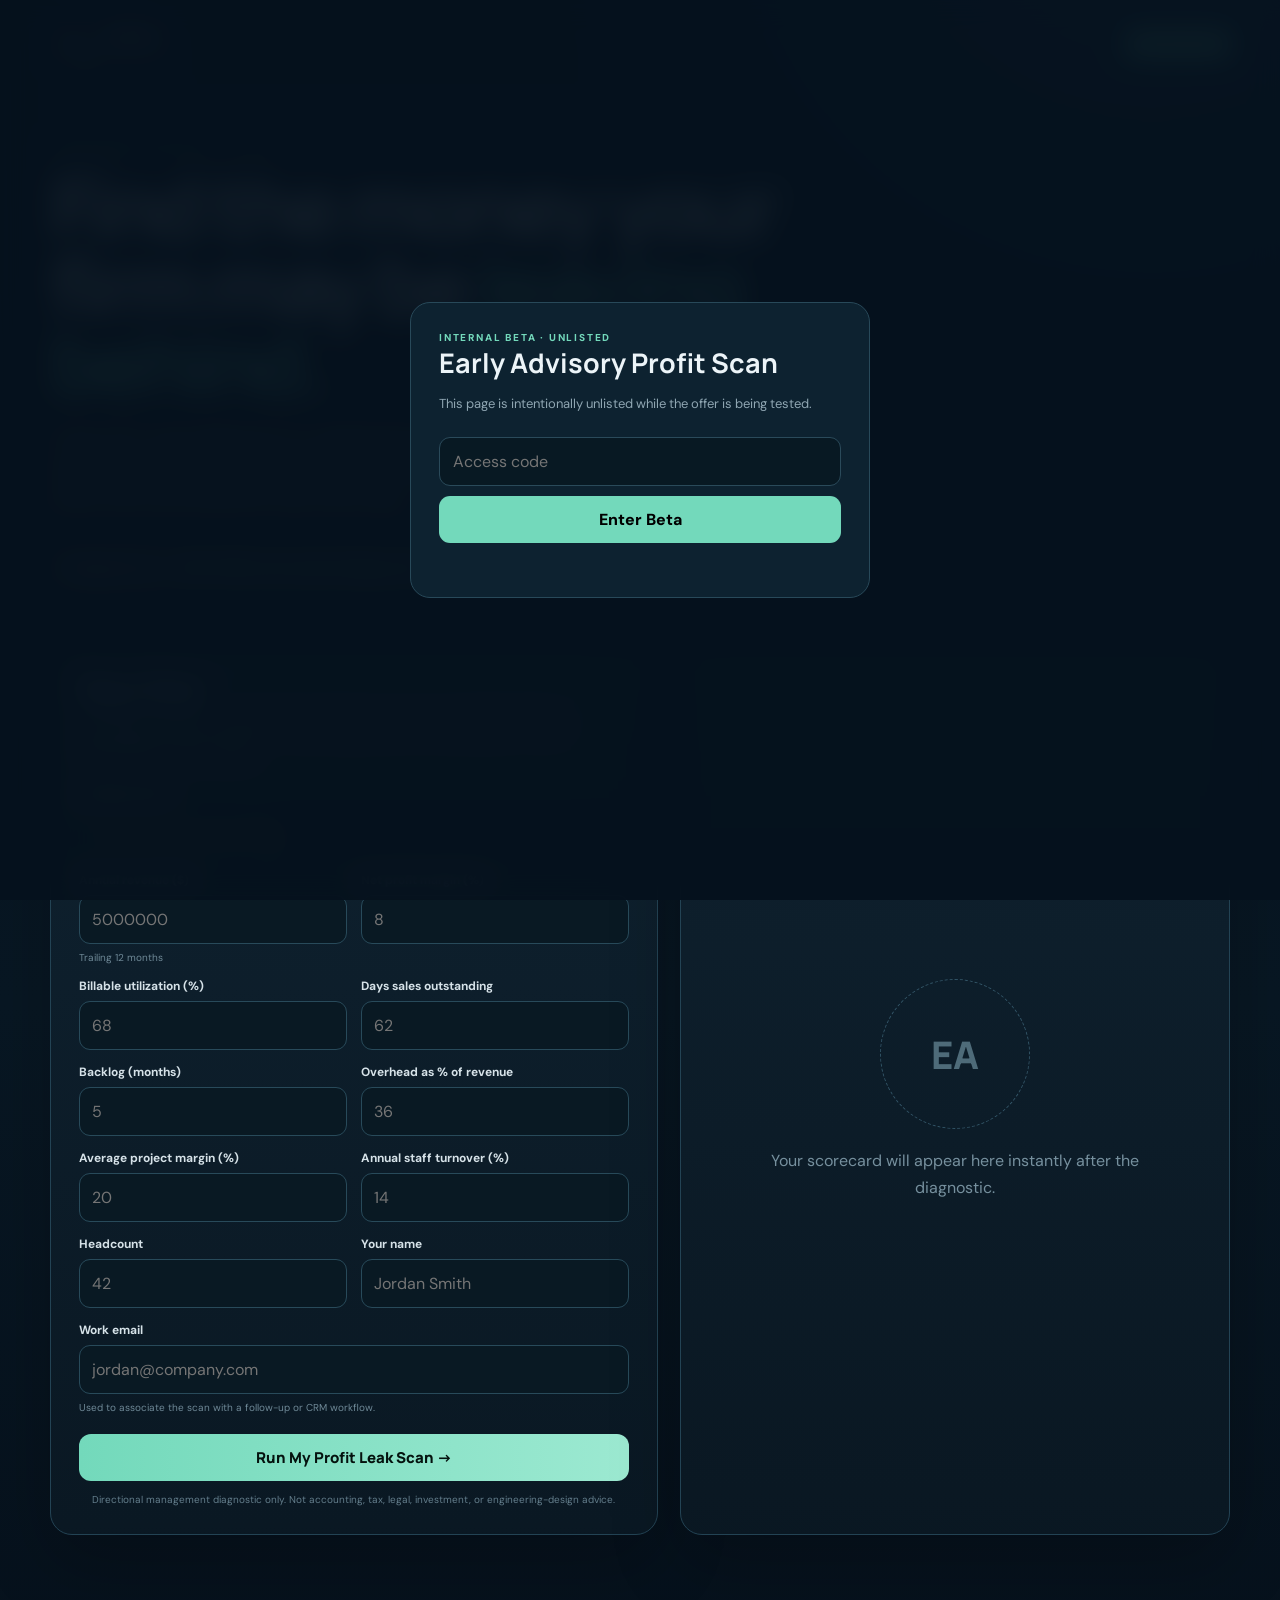
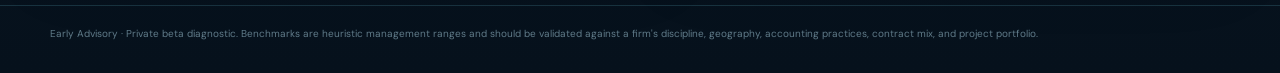
<file: profit-scan.html>
<!DOCTYPE html>
<html lang="en">
<head>
  <meta charset="UTF-8" />
  <meta name="viewport" content="width=device-width,initial-scale=1,viewport-fit=cover" />
  <meta name="robots" content="noindex,nofollow,noarchive" />
  <meta name="theme-color" content="#07111f" />
  <title>Engineering Firm Profit Leak Scan | Early Advisory</title>
  <link rel="preconnect" href="https://fonts.googleapis.com" />
  <link rel="preconnect" href="https://fonts.gstatic.com" crossorigin />
  <link href="https://fonts.googleapis.com/css2?family=DM+Sans:wght@400;500;600;700&family=Manrope:wght@600;700;800&display=swap" rel="stylesheet" />
  <style>
    :root{--ink:#07111f;--ink2:#0c1c2b;--panel:#102535;--line:#234354;--text:#ecf4f8;--muted:#9eb1bd;--green:#73d9bb;--green2:#9ce9d1;--red:#ff9b8f;--amber:#f3ca7b;--blue:#86b8ff;--paper:#f6f3ec}
    *{box-sizing:border-box}html{scroll-behavior:smooth}body{margin:0;background:radial-gradient(circle at 90% -10%,#17415a 0,transparent 28%),linear-gradient(180deg,#07111f,#081723 60%,#06111c);color:var(--text);font-family:'DM Sans',sans-serif;min-height:100dvh;overflow-x:hidden}button,input,select{font:inherit}.wrap{width:min(1180px,calc(100% - 32px));margin:auto}.top{display:flex;align-items:center;justify-content:space-between;padding:22px 0}.brand{display:flex;gap:12px;align-items:center;text-decoration:none;color:white}.logo{width:44px;height:44px;border:1px solid #426678;display:grid;place-items:center;font:800 14px/1 'Manrope';position:relative}.logo:after{content:'';position:absolute;width:12px;height:12px;right:-1px;bottom:-1px;border-right:3px solid var(--green);border-bottom:3px solid var(--green)}.brand strong{font:800 16px/1 'Manrope';letter-spacing:.12em;display:block}.brand small{display:block;font-size:9px;letter-spacing:.28em;color:#91a8b5;margin-top:5px}.beta{font-size:10px;letter-spacing:.16em;color:#0a2119;background:var(--green);padding:8px 10px;font-weight:800}.hero{padding:54px 0 30px;max-width:840px}.eyebrow{font-size:10px;letter-spacing:.18em;color:var(--green);font-weight:800}.hero h1{font:800 clamp(42px,7vw,82px)/.95 'Manrope';letter-spacing:-.055em;margin:14px 0 20px}.hero h1 em{font-style:normal;color:var(--green)}.hero p{font-size:18px;line-height:1.7;color:#abc0cb;max-width:760px}.price-chip{display:inline-flex;gap:12px;align-items:center;margin-top:14px;border:1px solid var(--line);padding:10px 12px;background:rgba(255,255,255,.025)}.price-chip strong{color:var(--green)}.grid{display:grid;grid-template-columns:1.05fr .95fr;gap:22px;padding:26px 0 70px}.card{background:linear-gradient(180deg,rgba(15,34,48,.98),rgba(10,24,35,.98));border:1px solid var(--line);border-radius:22px;padding:28px;box-shadow:0 28px 70px rgba(0,0,0,.22)}.card h2{font:700 28px/1.1 'Manrope';margin:0 0 8px}.card>p{margin:0 0 22px;color:var(--muted);line-height:1.6}.formgrid{display:grid;grid-template-columns:1fr 1fr;gap:14px}.field{display:flex;flex-direction:column;gap:7px}.field.wide{grid-column:1/-1}.field label{font-size:12px;font-weight:700;color:#d6e2e8}.field small{font-size:10px;color:#6f8997}.field input,.field select{width:100%;background:#091923;border:1px solid #284a5a;color:#f4f7f9;border-radius:11px;padding:13px 12px;outline:none}.field input:focus,.field select:focus{border-color:var(--green);box-shadow:0 0 0 3px rgba(115,217,187,.1)}.submit{margin-top:20px;width:100%;border:0;border-radius:12px;background:linear-gradient(90deg,var(--green),var(--green2));color:#04120e;font:800 15px/1 'Manrope';padding:16px;cursor:pointer}.submit:hover{filter:brightness(1.04)}.disclaimer{font-size:10px!important;color:#647e8c!important;text-align:center;margin:12px 0 0!important}.result{position:sticky;top:18px;min-height:640px}.empty{height:100%;min-height:580px;display:grid;place-items:center;text-align:center;padding:50px}.empty .ring{width:150px;height:150px;border-radius:50%;border:1px dashed #315365;display:grid;place-items:center;margin:auto;color:#4e6b79;font:800 38px 'Manrope'}.empty p{max-width:370px;margin:18px auto 0;color:#76909e;line-height:1.7}.hidden{display:none}.scoreline{display:flex;align-items:center;justify-content:space-between;gap:20px}.score{width:128px;height:128px;border-radius:50%;display:grid;place-items:center;background:conic-gradient(var(--green) var(--pct),#18323f 0);position:relative}.score:before{content:'';position:absolute;inset:10px;background:#0c202d;border-radius:50%}.score strong{position:relative;font:800 35px 'Manrope'}.score span{position:relative;font-size:9px;color:#829aa7;margin-left:2px}.rating{flex:1}.rating small{font-size:9px;letter-spacing:.17em;color:#78919e}.rating h3{font:700 25px/1.15 'Manrope';margin:6px 0 8px}.rating p{margin:0;color:#91a6b2;line-height:1.55;font-size:13px}.leak{display:grid;grid-template-columns:1fr 1fr;gap:10px;margin:24px 0}.metric{background:#0a1a25;border:1px solid #1e3c4a;border-radius:13px;padding:15px}.metric small{display:block;color:#718c99;font-size:9px;letter-spacing:.1em}.metric strong{display:block;font:700 20px 'Manrope';margin-top:6px}.metric strong.warn{color:var(--amber)}.bars{display:grid;gap:12px;margin-top:22px}.barrow{display:grid;grid-template-columns:115px 1fr 35px;gap:10px;align-items:center}.barrow label{font-size:11px;color:#b9c8d0}.track{height:8px;background:#17303d;border-radius:99px;overflow:hidden}.fill{height:100%;border-radius:99px;background:var(--green)}.barrow b{text-align:right;font-size:11px}.priorities{margin-top:24px}.priorities h4{font:700 17px 'Manrope';margin:0 0 12px}.priority{display:grid;grid-template-columns:30px 1fr;gap:10px;padding:13px 0;border-top:1px solid #1e3a48}.priority span{width:26px;height:26px;border-radius:50%;display:grid;place-items:center;background:#143446;color:var(--green);font-size:10px;font-weight:800}.priority strong{display:block;font-size:13px}.priority p{margin:3px 0 0;color:#7f98a5;font-size:11px;line-height:1.5}.cta{margin-top:24px;padding:18px;border:1px solid rgba(115,217,187,.28);background:linear-gradient(120deg,rgba(115,217,187,.08),rgba(115,217,187,.02));border-radius:14px}.cta small{color:var(--green);font-size:9px;letter-spacing:.16em;font-weight:800}.cta h4{font:700 18px 'Manrope';margin:7px 0}.cta p{font-size:12px;color:#8ca2ae;line-height:1.55}.cta a{display:inline-flex;margin-top:8px;background:var(--green);color:#05140f;text-decoration:none;font-weight:800;font-size:12px;padding:12px 14px;border-radius:9px}.footer{border-top:1px solid #183340;padding:20px 0 32px;color:#607b89;font-size:10px;line-height:1.5}.gate{position:fixed;inset:0;background:#06111df0;backdrop-filter:blur(14px);z-index:50;display:grid;place-items:center;padding:20px}.gatebox{width:min(460px,100%);background:#0d2230;border:1px solid #284959;border-radius:20px;padding:28px}.gatebox h2{font:700 27px 'Manrope';margin:0 0 8px}.gatebox p{color:#8fa6b2;line-height:1.6;font-size:13px}.gatebox input{width:100%;background:#081923;border:1px solid #2a4a5a;color:white;border-radius:11px;padding:13px;margin:10px 0}.gatebox button{width:100%;border:0;border-radius:11px;background:var(--green);font-weight:800;padding:13px;cursor:pointer}.gateerr{font-size:11px;color:var(--red);min-height:18px;margin-top:8px}.gate.off{display:none}@media(max-width:900px){.grid{grid-template-columns:1fr}.result{position:static;min-height:0}.empty{min-height:360px}}@media(max-width:560px){.wrap{width:min(100% - 22px,1180px)}.top{padding-top:max(16px,env(safe-area-inset-top))}.brand div{display:none}.hero{padding-top:30px}.hero h1{font-size:45px}.hero p{font-size:15px}.grid{padding-top:12px}.card{padding:20px;border-radius:17px}.formgrid{grid-template-columns:1fr}.field.wide{grid-column:auto}.scoreline{align-items:flex-start}.score{width:106px;height:106px}.score strong{font-size:30px}.barrow{grid-template-columns:98px 1fr 30px}.leak{grid-template-columns:1fr}.result{padding-bottom:24px}}
  </style>
</head>
<body>
  <div class="gate" id="gate"><div class="gatebox"><div class="eyebrow">INTERNAL BETA · UNLISTED</div><h2>Early Advisory Profit Scan</h2><p>This page is intentionally unlisted while the offer is being tested.</p><input id="access" type="password" placeholder="Access code" autocomplete="off"/><button id="unlock">Enter Beta</button><div class="gateerr" id="gateerr"></div></div></div>
  <header class="wrap top"><a class="brand" href="/"><span class="logo">EA</span><div><strong>EARLY</strong><small>ADVISORY</small></div></a><span class="beta">PRIVATE BETA</span></header>
  <main class="wrap">
    <section class="hero"><div class="eyebrow">ENGINEERING FIRM PROFIT LEAK SCAN</div><h1>Find the money your firm may be <em>leaving behind.</em></h1><p>A fast CFO-style diagnostic for engineering and infrastructure firms. Enter a handful of operating metrics and get an instant profitability score, modeled opportunity range, risk areas, and a prioritized 90-day action plan.</p><div class="price-chip"><span>Designed as a</span><strong>$49–$99 automated diagnostic</strong><span>→ then $350 strategy session</span></div></section>
    <section class="grid">
      <div class="card"><h2>Your firm</h2><p>Use approximate numbers if exact figures are not available. This is directional, not an audit.</p><form id="scanForm"><div class="formgrid">
        <div class="field wide"><label>Company name</label><input name="company" required placeholder="Acme Infrastructure Group"/></div>
        <div class="field"><label>Annual revenue ($)</label><input name="revenue" type="number" min="100000" step="10000" required placeholder="5000000"/><small>Trailing 12 months</small></div>
        <div class="field"><label>Net profit margin (%)</label><input name="netMargin" type="number" min="-20" max="50" step="0.1" required placeholder="8"/></div>
        <div class="field"><label>Billable utilization (%)</label><input name="utilization" type="number" min="0" max="100" step="0.1" required placeholder="68"/></div>
        <div class="field"><label>Days sales outstanding</label><input name="dso" type="number" min="0" max="365" step="1" required placeholder="62"/></div>
        <div class="field"><label>Backlog (months)</label><input name="backlog" type="number" min="0" max="36" step="0.1" required placeholder="5"/></div>
        <div class="field"><label>Overhead as % of revenue</label><input name="overhead" type="number" min="0" max="100" step="0.1" required placeholder="36"/></div>
        <div class="field"><label>Average project margin (%)</label><input name="projectMargin" type="number" min="-50" max="100" step="0.1" required placeholder="20"/></div>
        <div class="field"><label>Annual staff turnover (%)</label><input name="turnover" type="number" min="0" max="100" step="0.1" required placeholder="14"/></div>
        <div class="field"><label>Headcount</label><input name="headcount" type="number" min="1" max="10000" step="1" required placeholder="42"/></div>
        <div class="field"><label>Your name</label><input name="name" required placeholder="Jordan Smith"/></div>
        <div class="field wide"><label>Work email</label><input name="email" type="email" required placeholder="jordan@company.com"/><small>Used to associate the scan with a follow-up or CRM workflow.</small></div>
      </div><button class="submit" type="submit">Run My Profit Leak Scan →</button><p class="disclaimer">Directional management diagnostic only. Not accounting, tax, legal, investment, or engineering-design advice.</p></form></div>
      <aside class="card result"><div class="empty" id="empty"><div><div class="ring">EA</div><p>Your scorecard will appear here instantly after the diagnostic.</p></div></div><div id="report" class="hidden"></div></aside>
    </section>
  </main>
  <footer class="footer"><div class="wrap">Early Advisory · Private beta diagnostic. Benchmarks are heuristic management ranges and should be validated against a firm's discipline, geography, accounting practices, contract mix, and project portfolio.</div></footer>
<script>
const ACCESS='early';const gate=document.getElementById('gate');if(sessionStorage.getItem('eaProfitBeta')==='1')gate.classList.add('off');document.getElementById('unlock').onclick=()=>{if(document.getElementById('access').value.trim().toLowerCase()===ACCESS){sessionStorage.setItem('eaProfitBeta','1');gate.classList.add('off')}else document.getElementById('gateerr').textContent='Incorrect beta access code.'};document.getElementById('access').addEventListener('keydown',e=>{if(e.key==='Enter')document.getElementById('unlock').click()});
const clamp=(n,a=0,b=100)=>Math.max(a,Math.min(b,n));const money=n=>new Intl.NumberFormat('en-US',{style:'currency',currency:'USD',maximumFractionDigits:0}).format(n);
function backlogScore(v){if(v>=3&&v<=8)return 100;if(v<3)return clamp(v/3*100);return clamp(100-(v-8)*7,45,100)}
function label(score){if(score>=82)return['Strong operating position','Your metrics suggest a comparatively healthy operating base. The biggest value may come from optimization and disciplined growth rather than repair.'];if(score>=68)return['Good — with visible upside','The business appears fundamentally sound, but several levers could be suppressing cash generation or project profitability.'];if(score>=52)return['Profitability is under pressure','There are enough weak signals here to justify a closer look at project economics, utilization, overhead, or cash conversion.'];return['Material leakage risk','Multiple indicators suggest operating friction may be converting revenue into less profit and cash than the firm should expect.']}
const fixes={margin:['Net Margin','Rebuild the bridge from revenue → gross margin → overhead → net profit by service line and office.'],util:['Utilization','Segment utilization by role and seniority; identify capacity trapped in non-billable work or staffing mismatches.'],dso:['Cash Conversion','Tighten invoicing cadence, collections ownership, WIP aging, and contract-specific billing blockers.'],backlog:['Backlog','Reconcile backlog quality with hiring plans and pipeline probability before adding fixed cost.'],overhead:['Overhead','Separate growth investments from structural overhead and assign owners to the largest controllable expense pools.'],project:['Project Economics','Review margin by project manager, client, contract type, and service line; isolate change-order and scope-control leakage.'],turnover:['Staff Retention','Quantify replacement cost and delivery disruption, then identify retention risk in high-value technical roles.']};
function run(data){const r=+data.revenue,nm=+data.netMargin,u=+data.utilization,d=+data.dso,b=+data.backlog,o=+data.overhead,pm=+data.projectMargin,t=+data.turnover;const s={margin:clamp((nm+2)/17*100),util:clamp((u-50)/28*100),dso:clamp((100-d)/55*100),backlog:backlogScore(b),overhead:clamp((55-o)/25*100),project:clamp((pm-5)/25*100),turnover:clamp((30-t)/24*100)};const score=Math.round(s.margin*.18+s.util*.18+s.dso*.14+s.backlog*.10+s.overhead*.14+s.project*.17+s.turnover*.09);const risk=(100-score)/100;const low=Math.max(2500,r*risk*.012);const high=Math.max(7500,r*risk*.045);const ranked=Object.entries(s).sort((a,b)=>a[1]-b[1]);const [title,desc]=label(score);return{score,s,low,high,ranked,title,desc}}
function reportHTML(data,res){const rows=[['Net margin','margin'],['Utilization','util'],['Cash conversion','dso'],['Backlog','backlog'],['Overhead','overhead'],['Project margin','project'],['Retention','turnover']].map(([l,k])=>`<div class="barrow"><label>${l}</label><div class="track"><div class="fill" style="width:${Math.round(res.s[k])}%"></div></div><b>${Math.round(res.s[k])}</b></div>`).join('');const pri=res.ranked.slice(0,3).map(([k],i)=>`<div class="priority"><span>${i+1}</span><div><strong>${fixes[k][0]}</strong><p>${fixes[k][1]}</p></div></div>`).join('');return `<div class="scoreline"><div class="score" style="--pct:${res.score}%"><div><strong>${res.score}</strong><span>/100</span></div></div><div class="rating"><small>EARLY PROFITABILITY SCORE</small><h3>${res.title}</h3><p>${res.desc}</p></div></div><div class="leak"><div class="metric"><small>MODELED ANNUAL OPPORTUNITY RANGE</small><strong class="warn">${money(res.low)}–${money(res.high)}</strong></div><div class="metric"><small>FIRM</small><strong>${data.company}</strong></div></div><div class="bars">${rows}</div><div class="priorities"><h4>Your first three priorities</h4>${pri}</div><div class="cta"><small>NEXT LEVEL</small><h4>Turn the scan into a decision plan.</h4><p>The $350 Executive Strategy Session can pressure-test these findings against your actual P&L, contract mix, staffing model, backlog, and growth plans.</p><a href="/booking.html">Book the 60-minute session →</a></div>`}
document.getElementById('scanForm').addEventListener('submit',async e=>{e.preventDefault();const data=Object.fromEntries(new FormData(e.currentTarget).entries());const res=run(data);document.getElementById('empty').classList.add('hidden');const out=document.getElementById('report');out.classList.remove('hidden');out.innerHTML=reportHTML(data,res);const payload={...data,score:res.score,opportunityLow:Math.round(res.low),opportunityHigh:Math.round(res.high),priorityAreas:res.ranked.slice(0,3).map(([k])=>fixes[k][0]),source:'profit-scan-beta'};try{await fetch('/api/profit-scan',{method:'POST',headers:{'Content-Type':'application/json'},body:JSON.stringify(payload)})}catch(_){}if(innerWidth<901)out.scrollIntoView({behavior:'smooth',block:'start'})});
</script>
</body></html>
</file>
<file: styles.css>
:root{--ink:#07111f;--ink-2:#0b1727;--ink-3:#10243a;--cream:#f4f0e8;--paper:#fbfaf7;--white:#fff;--slate:#8f9aaa;--line:rgba(255,255,255,.11);--green:#5ee0a0;--green-2:#a0ffd0;--gold:#c7a96b;--shadow:0 28px 70px rgba(0,0,0,.18);--radius:22px;--shell:min(1180px,calc(100% - 40px));--sans:'DM Sans',sans-serif;--display:'Manrope',sans-serif}*{box-sizing:border-box}html{scroll-behavior:smooth}body{margin:0;font-family:var(--sans);background:var(--paper);color:var(--ink);overflow-x:hidden}body.menu-open{overflow:hidden}a{color:inherit;text-decoration:none}button{font:inherit}.shell{width:var(--shell);margin:0 auto}.section-pad{padding:110px 0}.noise{position:fixed;inset:0;z-index:9999;pointer-events:none;opacity:.022;background-image:url("data:image/svg+xml,%3Csvg viewBox='0 0 180 180' xmlns='http://www.w3.org/2000/svg'%3E%3Cfilter id='n'%3E%3CfeTurbulence type='fractalNoise' baseFrequency='.8' numOctaves='3' stitchTiles='stitch'/%3E%3C/filter%3E%3Crect width='100%25' height='100%25' filter='url(%23n)' opacity='.65'/%3E%3C/svg%3E")}.ambient{position:absolute;border-radius:999px;filter:blur(100px);pointer-events:none;opacity:.16}.ambient-one{width:420px;height:420px;background:#13c67f;top:50px;right:-180px}.ambient-two{width:320px;height:320px;background:#5f80ff;top:600px;left:-200px}.loader{position:fixed;inset:0;background:var(--ink);z-index:10000;display:flex;align-items:center;justify-content:center;flex-direction:column;gap:20px;transition:opacity .7s ease,visibility .7s ease}.loader.done{opacity:0;visibility:hidden}.loader p{margin:0;font-family:var(--display);font-size:11px;font-weight:700;letter-spacing:.34em;color:#cbd3dd}.loader-mark{display:flex;align-items:center;gap:10px;color:#fff;font-family:var(--display);font-weight:800;font-size:34px}.loader-line{width:0;height:2px;background:var(--green);animation:loaderLine 1s cubic-bezier(.65,0,.35,1) forwards}.loader-e,.loader-a{opacity:0;transform:translateY(8px);animation:loaderLetter .5s ease forwards}.loader-a{animation-delay:.5s}@keyframes loaderLine{0%{width:0}100%{width:54px}}@keyframes loaderLetter{to{opacity:1;transform:none}}.site-header{position:fixed;top:0;left:0;right:0;z-index:1000;background:rgba(7,17,31,.74);border-bottom:1px solid rgba(255,255,255,.07);backdrop-filter:blur(20px);-webkit-backdrop-filter:blur(20px);transition:background .25s ease}.site-header.scrolled{background:rgba(7,17,31,.95)}.nav-wrap{height:78px;display:flex;align-items:center;justify-content:space-between}.brand{display:flex;align-items:center;gap:11px;color:#fff}.brand-monogram{width:40px;height:40px;border:1px solid rgba(255,255,255,.24);display:grid;place-items:center;font-family:var(--display);font-size:13px;font-weight:800;letter-spacing:-.06em;position:relative}.brand-monogram:after{content:'';position:absolute;right:-1px;bottom:-1px;width:11px;height:11px;border-right:2px solid var(--green);border-bottom:2px solid var(--green)}.brand-copy{display:flex;flex-direction:column;line-height:1}.brand-copy strong{font:800 16px/1 var(--display);letter-spacing:.12em}.brand-copy small{font:500 8px/1.5 var(--display);letter-spacing:.34em;color:#a8b2c1;margin-top:4px}.desktop-nav{display:flex;align-items:center;gap:32px;color:#c2cad5;font-size:13px}.desktop-nav a{transition:color .2s ease}.desktop-nav a:hover{color:#fff}.btn{display:inline-flex;align-items:center;justify-content:center;gap:10px;border:1px solid rgba(255,255,255,.18);min-height:50px;padding:0 22px;font-weight:700;font-size:13px;letter-spacing:-.01em;cursor:pointer;transition:transform .2s ease,background .2s ease,border-color .2s ease}.btn:hover{transform:translateY(-2px)}.btn-small{min-height:42px;padding:0 18px;color:#fff}.btn-primary{background:var(--green);border-color:var(--green);color:#06150e;box-shadow:0 12px 32px rgba(94,224,160,.16)}.btn-primary:hover{background:var(--green-2);border-color:var(--green-2)}.menu-toggle,.mobile-menu{display:none}.hero{position:relative;min-height:830px;background:linear-gradient(135deg,#07111f 0%,#0a1728 48%,#07131f 100%);color:#fff;padding-top:170px;padding-bottom:55px;overflow:hidden}.hero:before{content:'';position:absolute;inset:0;background-image:linear-gradient(rgba(255,255,255,.032) 1px,transparent 1px),linear-gradient(90deg,rgba(255,255,255,.032) 1px,transparent 1px);background-size:68px 68px;mask-image:linear-gradient(to bottom,black,transparent 88%)}.hero-grid{position:relative;z-index:2;display:grid;grid-template-columns:minmax(0,1.1fr) minmax(380px,.9fr);gap:88px;align-items:center}.eyebrow{display:flex;align-items:center;gap:10px;text-transform:uppercase;letter-spacing:.19em;font-size:10px;font-weight:700;color:#617084}.eyebrow span{display:block;width:28px;height:1px;background:var(--green)}.hero .eyebrow{color:#9aa9b9}.hero-copy h1{font:800 clamp(58px,7vw,100px)/.91 var(--display);letter-spacing:-.067em;margin:27px 0 28px;max-width:760px}.hero-copy h1 em{font-style:normal;color:var(--green);position:relative}.hero-copy h1 em:after{content:'';position:absolute;left:2px;right:0;bottom:-8px;height:5px;background:linear-gradient(90deg,var(--green),transparent)}.hero-lede{font-size:19px;line-height:1.65;color:#b7c2cf;max-width:670px;margin:0}.hero-actions{display:flex;align-items:center;gap:28px;margin-top:38px}.text-link{display:inline-flex;align-items:center;gap:10px;font-weight:700;font-size:13px}.text-link span{transition:transform .2s ease}.text-link:hover span{transform:translateX(5px)}.hero .text-link{color:#dbe3eb}.trust-row{display:grid;grid-template-columns:repeat(3,1fr);margin-top:62px;border-top:1px solid var(--line);border-bottom:1px solid var(--line)}.trust-row div{padding:20px 18px 20px 0;border-right:1px solid var(--line)}.trust-row div+div{padding-left:20px}.trust-row div:last-child{border-right:none}.trust-row strong{display:block;font:700 16px/1.2 var(--display)}.trust-row span{display:block;margin-top:5px;color:#8390a1;font-size:11px}.hero-visual{position:relative}.portrait-frame{position:relative;min-height:560px;border:1px solid rgba(255,255,255,.13);background:linear-gradient(160deg,rgba(255,255,255,.055),rgba(255,255,255,.015));box-shadow:0 45px 80px rgba(0,0,0,.25);overflow:hidden}.portrait-frame:after{content:'';position:absolute;inset:auto 0 0;height:45%;background:linear-gradient(transparent,rgba(7,17,31,.9));z-index:1}.portrait-grid{position:absolute;inset:0;background-image:linear-gradient(rgba(255,255,255,.045) 1px,transparent 1px),linear-gradient(90deg,rgba(255,255,255,.045) 1px,transparent 1px);background-size:48px 48px}.portrait-placeholder{position:absolute;inset:28px 28px 0;display:grid;place-items:center;background:radial-gradient(circle at 52% 28%,#2d4157,#12243a 45%,#091727 75%);overflow:hidden}.portrait-placeholder:before{content:'';position:absolute;width:270px;height:270px;border-radius:50%;background:linear-gradient(145deg,#566a7a,#1b2f43);top:72px}.portrait-placeholder:after{content:'';position:absolute;width:390px;height:250px;border-radius:50% 50% 0 0;background:#0e1d2f;top:305px}.portrait-placeholder>span{position:relative;z-index:1;font:800 74px/1 var(--display);letter-spacing:-.08em;color:#d9e0e8;margin-top:-110px;mix-blend-mode:soft-light}.portrait-placeholder.large{position:relative;inset:auto;width:100%;height:100%;min-height:630px}.portrait-card{position:absolute;left:28px;right:28px;bottom:28px;z-index:3;display:flex;align-items:center;gap:13px;background:rgba(7,17,31,.78);border:1px solid rgba(255,255,255,.12);padding:18px 20px;backdrop-filter:blur(12px)}.status-dot{width:9px;height:9px;border-radius:50%;background:var(--green);box-shadow:0 0 0 5px rgba(94,224,160,.1)}.portrait-card small,.portrait-card strong{display:block}.portrait-card small{font-size:8px;letter-spacing:.17em;color:#7f8da0;margin-bottom:5px}.portrait-card strong{font:700 16px/1 var(--display)}.metric-float{position:absolute;z-index:4;background:var(--paper);color:var(--ink);padding:14px 16px;box-shadow:var(--shadow)}.metric-float small,.metric-float strong{display:block}.metric-float small{font-size:7px;letter-spacing:.2em;color:#7d8995;margin-bottom:5px}.metric-float strong{font:700 13px/1 var(--display)}.metric-one{top:58px;left:-38px}.metric-two{right:-32px;top:170px}.hero-rule{position:relative;z-index:2;height:1px;background:rgba(255,255,255,.08);margin-top:76px}.signal-strip{background:var(--green);color:#06150e;overflow:hidden;border-top:1px solid rgba(0,0,0,.1);border-bottom:1px solid rgba(0,0,0,.12)}.marquee{white-space:nowrap;overflow:hidden}.marquee-track{display:inline-flex;gap:27px;align-items:center;padding:15px 0;animation:marquee 26s linear infinite;font:800 10px/1 var(--display);letter-spacing:.14em}.marquee-track i{font-style:normal;opacity:.45}@keyframes marquee{from{transform:translateX(0)}to{transform:translateX(-50%)}}.split-heading{display:grid;grid-template-columns:1.3fr .7fr;gap:90px;align-items:end}.split-heading h2,.services-head h2,.approach-copy h2,.about-copy h2,.book-copy h2{font:700 clamp(38px,4.6vw,62px)/1.02 var(--display);letter-spacing:-.045em;margin:18px 0 0}.split-heading>p{font-size:16px;line-height:1.72;color:#617084;margin:0 0 5px}.expertise-grid{display:grid;grid-template-columns:repeat(4,1fr);margin-top:60px;border-top:1px solid #dce0e4;border-left:1px solid #dce0e4}.expertise-card{position:relative;padding:34px 28px 36px;min-height:310px;border-right:1px solid #dce0e4;border-bottom:1px solid #dce0e4;background:#fff;transition:transform .25s ease,box-shadow .25s ease}.expertise-card:hover{transform:translateY(-7px);box-shadow:0 22px 50px rgba(8,20,35,.08);z-index:2}.card-index{position:absolute;right:20px;top:18px;font:700 9px/1 var(--display);color:#b4bbc3}.icon-box{width:50px;height:50px;border:1px solid #d7dde1;display:grid;place-items:center;font-size:20px;color:#0b8d5d;margin-bottom:45px}.expertise-card h3{font:700 21px/1.2 var(--display);letter-spacing:-.03em;margin:0 0 14px}.expertise-card p{font-size:13px;line-height:1.7;color:#667485;margin:0}.services{background:var(--ink);color:#fff}.section-kicker{text-transform:uppercase;letter-spacing:.2em;font-size:9px;color:#7d8b9d;font-weight:700}.services-head{display:grid;grid-template-columns:1.2fr .65fr;gap:100px;align-items:end;margin-top:10px}.services-head p{font-size:15px;line-height:1.7;color:#91a0b1;margin:0}.service-list{margin-top:58px;border-top:1px solid rgba(255,255,255,.12)}.service-row{display:grid;grid-template-columns:80px 1fr 180px;gap:28px;padding:34px 0;border-bottom:1px solid rgba(255,255,255,.12);align-items:start;transition:background .2s ease,padding .2s ease}.service-row:hover{background:rgba(255,255,255,.025);padding-left:14px;padding-right:14px}.service-row.featured{position:relative}.service-row.featured:before{content:'';position:absolute;left:0;top:0;bottom:-1px;width:3px;background:var(--green)}.service-number{font:700 10px/1 var(--display);color:#667689;padding-top:7px}.service-main h3{font:700 25px/1.18 var(--display);letter-spacing:-.03em;margin:0 0 10px}.service-main p{color:#8f9dad;font-size:14px;line-height:1.65;max-width:670px;margin:0}.service-badge{display:inline-block;font-size:7px;letter-spacing:.16em;color:var(--green);border:1px solid rgba(94,224,160,.24);padding:6px 8px;margin-bottom:13px}.service-tags{display:flex;gap:8px;flex-wrap:wrap;margin-top:17px}.service-tags span{font-size:9px;color:#9aa8b7;border:1px solid rgba(255,255,255,.11);padding:6px 8px}.service-price{text-align:right;display:flex;flex-direction:column;align-items:flex-end}.service-price small{font-size:8px;letter-spacing:.15em;color:#6f7e8f;text-transform:uppercase}.service-price strong{font:700 27px/1 var(--display);margin:7px 0 18px}.service-price a{font-size:11px;color:var(--green);font-weight:700}.approach-grid{display:grid;grid-template-columns:.88fr 1.12fr;gap:110px;align-items:start}.approach-copy{position:sticky;top:130px}.approach-copy p{font-size:16px;line-height:1.8;color:#667485;margin:28px 0}.approach-copy strong{color:var(--ink)}.process-stack{border-top:1px solid #d9dde1}.process-item{display:grid;grid-template-columns:70px 1fr;gap:20px;padding:30px 0;border-bottom:1px solid #d9dde1}.process-item>span{font:700 10px/1 var(--display);color:#9ba4ad;padding-top:5px}.process-item h4{font:700 25px/1.15 var(--display);letter-spacing:-.03em;margin:0 0 8px}.process-item p{font-size:14px;line-height:1.65;color:#687687;margin:0;max-width:500px}.about{background:#eae7df}.about-grid{display:grid;grid-template-columns:.75fr 1.25fr;gap:90px;align-items:center}.about-photo{position:relative;min-height:630px;overflow:hidden;box-shadow:0 32px 70px rgba(25,33,40,.12)}.photo-caption{position:absolute;left:0;right:0;bottom:0;background:rgba(7,17,31,.9);color:#fff;padding:20px 23px;display:flex;justify-content:space-between;align-items:center}.photo-caption span{font:700 12px/1 var(--display);letter-spacing:.12em}.photo-caption small{font-size:7px;letter-spacing:.16em;color:#93a0af}.about-copy>p{font-size:15px;line-height:1.78;color:#5b6978}.credentials{display:grid;grid-template-columns:1fr 1fr;gap:0;margin-top:34px;border-top:1px solid rgba(7,17,31,.14);border-left:1px solid rgba(7,17,31,.14)}.credentials div{padding:19px 18px;border-right:1px solid rgba(7,17,31,.14);border-bottom:1px solid rgba(7,17,31,.14)}.credentials strong,.credentials span{display:block}.credentials strong{font:700 13px/1.2 var(--display)}.credentials span{font-size:9px;color:#6f7b87;margin-top:5px}.decision-banner{background:var(--green);padding:54px 0;color:#07130d}.decision-banner .shell{display:flex;align-items:center;justify-content:space-between;gap:40px}.decision-banner p{font-size:9px;letter-spacing:.2em;font-weight:700;margin:0}.decision-banner h2{font:700 clamp(28px,4vw,52px)/1 var(--display);letter-spacing:-.045em;margin:0;text-align:right}.decision-banner h2 em{font-style:normal;text-decoration:underline;text-decoration-thickness:2px;text-underline-offset:7px}.book{background:linear-gradient(145deg,#07111f,#0b1a2d);color:#fff}.book-grid{display:grid;grid-template-columns:1fr .85fr;gap:110px;align-items:center}.eyebrow.light{color:#9aa8b8}.book-copy p{font-size:16px;line-height:1.75;color:#9eabb9;max-width:560px}.book-points{display:grid;gap:13px;margin-top:30px;color:#c7d0da;font-size:13px}.book-points span{color:var(--green);margin-right:8px}.booking-card{background:#fff;color:var(--ink);padding:30px;box-shadow:0 30px 80px rgba(0,0,0,.25)}.booking-top{display:flex;justify-content:space-between;align-items:center;padding-bottom:25px;border-bottom:1px solid #e1e5e8}.booking-top span{font:700 9px/1 var(--display);letter-spacing:.13em}.booking-top strong{font:800 32px/1 var(--display)}.booking-meta{display:grid;grid-template-columns:1fr 1fr;margin:22px 0;border:1px solid #e0e4e7}.booking-meta div{padding:15px}.booking-meta div+div{border-left:1px solid #e0e4e7}.booking-meta small,.booking-meta strong{display:block}.booking-meta small{font-size:7px;letter-spacing:.16em;color:#8a949e;margin-bottom:5px}.booking-meta strong{font:700 11px/1 var(--display)}.btn-full{width:100%;border:0}.booking-note{font-size:9px;line-height:1.55;color:#87919b;text-align:center;margin:13px 8px 0}.booking-note code{font-size:8px}.booking-divider{display:flex;align-items:center;gap:12px;color:#99a2ab;font-size:7px;margin:22px 0}.booking-divider:before,.booking-divider:after{content:'';height:1px;background:#e4e7e9;flex:1}.consult-link{display:flex;justify-content:space-between;align-items:center;font-size:11px;font-weight:700}.booking-card.is-ready .booking-note{display:none}footer{background:#050c15;color:#fff;padding:60px 0 28px}.footer-grid{display:grid;grid-template-columns:1.5fr .5fr .5fr;gap:70px}.footer-brand{display:inline-flex}.footer-grid>div:first-child>p{color:#748192;font-size:12px;margin:20px 0 0}.footer-links{display:flex;flex-direction:column;gap:11px;font-size:11px;color:#7f8a99}.footer-links strong{color:#d7dde4;font-size:9px;letter-spacing:.13em;text-transform:uppercase;margin-bottom:6px}.footer-links a:hover{color:#fff}.footer-bottom{display:flex;justify-content:space-between;gap:30px;margin-top:50px;padding-top:20px;border-top:1px solid rgba(255,255,255,.08);color:#536172;font-size:9px}.disclaimer{max-width:620px;text-align:right}.reveal{opacity:0;transform:translateY(24px);transition:opacity .75s cubic-bezier(.2,.8,.2,1),transform .75s cubic-bezier(.2,.8,.2,1)}.reveal.visible{opacity:1;transform:none}.delay-1{transition-delay:.1s}.delay-2{transition-delay:.18s}.delay-3{transition-delay:.26s}@media(max-width:1020px){.desktop-nav{display:none}.hero-grid{grid-template-columns:1fr .82fr;gap:50px}.hero-copy h1{font-size:72px}.trust-row{grid-template-columns:1fr}.trust-row div,.trust-row div+div{padding:12px 0;border-right:none;border-bottom:1px solid var(--line)}.trust-row div:last-child{border-bottom:none}.metric-two{right:-8px}.metric-one{left:-8px}.expertise-grid{grid-template-columns:1fr 1fr}.services-head,.split-heading{gap:50px}.about-grid{gap:50px}.book-grid{gap:60px}}@media(max-width:760px){:root{--shell:min(100% - 28px,680px)}.section-pad{padding:78px 0}.nav-wrap{height:68px}.desktop-cta{display:none}.menu-toggle{display:flex;width:42px;height:42px;align-items:center;justify-content:center;flex-direction:column;gap:6px;border:1px solid rgba(255,255,255,.14);background:transparent}.menu-toggle span{display:block;width:18px;height:1px;background:#fff;transition:.25s}.menu-toggle.active span:first-child{transform:translateY(3.5px) rotate(45deg)}.menu-toggle.active span:last-child{transform:translateY(-3.5px) rotate(-45deg)}.mobile-menu{position:fixed;top:68px;left:0;right:0;height:calc(100dvh - 68px);display:flex;flex-direction:column;gap:0;background:#07111f;padding:34px 20px;transform:translateX(100%);transition:transform .32s ease}.mobile-menu.open{transform:none}.mobile-menu>a:not(.btn){padding:18px 4px;border-bottom:1px solid rgba(255,255,255,.1);font:700 24px/1 var(--display);color:#fff}.mobile-menu .btn{margin-top:28px;background:var(--green);color:#06150e}.hero{min-height:auto;padding-top:125px;padding-bottom:45px}.hero-grid{grid-template-columns:1fr;gap:55px}.hero-copy h1{font-size:clamp(52px,16vw,74px)}.hero-lede{font-size:16px;line-height:1.65}.hero-actions{flex-direction:column;align-items:stretch;gap:18px}.hero-actions .text-link{justify-content:center}.trust-row{grid-template-columns:repeat(3,1fr);margin-top:42px}.trust-row div,.trust-row div+div{padding:14px 8px;border-right:1px solid var(--line);border-bottom:none}.trust-row strong{font-size:12px}.trust-row span{font-size:8px}.hero-visual{order:-1}.portrait-frame{min-height:430px}.portrait-placeholder{inset:18px 18px 0}.portrait-card{left:18px;right:18px;bottom:18px}.metric-float{display:none}.hero-rule{margin-top:45px}.split-heading,.services-head,.approach-grid,.about-grid,.book-grid{grid-template-columns:1fr;gap:35px}.split-heading h2,.services-head h2,.approach-copy h2,.about-copy h2,.book-copy h2{font-size:40px}.split-heading>p{font-size:14px}.expertise-grid{grid-template-columns:1fr;margin-top:38px}.expertise-card{min-height:auto;padding:28px 24px 30px}.icon-box{margin-bottom:28px}.services-head{margin-top:8px}.service-list{margin-top:38px}.service-row{grid-template-columns:42px 1fr;gap:12px;padding:27px 0}.service-row:hover{padding-left:0;padding-right:0}.service-price{grid-column:2;text-align:left;align-items:flex-start;margin-top:4px}.service-price strong{margin-bottom:10px}.approach-copy{position:relative;top:auto}.process-item{grid-template-columns:45px 1fr}.about-photo{min-height:500px}.portrait-placeholder.large{min-height:500px}.photo-caption{padding:16px;align-items:flex-start;flex-direction:column;gap:6px}.credentials{grid-template-columns:1fr}.decision-banner .shell{align-items:flex-start;flex-direction:column;gap:16px}.decision-banner h2{text-align:left}.book-grid{gap:45px}.booking-card{padding:23px}.footer-grid{grid-template-columns:1fr 1fr;gap:40px}.footer-grid>div:first-child{grid-column:1/-1}.footer-bottom{flex-direction:column}.disclaimer{text-align:left}.reveal{transform:translateY(16px)}}@media(max-width:410px){.trust-row{grid-template-columns:1fr}.trust-row div,.trust-row div+div{border-right:none;border-bottom:1px solid var(--line);padding:11px 0}.trust-row div:last-child{border-bottom:none}.hero-copy h1{font-size:50px}.booking-top strong{font-size:28px}.footer-grid{grid-template-columns:1fr}.footer-grid>div:first-child{grid-column:auto}}@media(prefers-reduced-motion:reduce){*{scroll-behavior:auto!important;animation-duration:.001ms!important;animation-iteration-count:1!important;transition-duration:.001ms!important}.reveal{opacity:1;transform:none}}
</file>
<file: booking.css>
*{box-sizing:border-box}html{scroll-behavior:smooth}body{margin:0;font-family:'DM Sans',sans-serif;background:#06111d;color:#ecf3f8;min-height:100vh;overflow-x:hidden}.bg-orb{position:fixed;border-radius:999px;filter:blur(80px);opacity:.2;pointer-events:none}.bg-orb.one{width:420px;height:420px;background:#1e7a67;top:-130px;right:-80px}.bg-orb.two{width:360px;height:360px;background:#295e8c;bottom:-140px;left:-110px}.shell{width:min(1180px,calc(100% - 32px));margin:0 auto}header{width:min(1180px,calc(100% - 32px));margin:0 auto;display:flex;align-items:center;justify-content:space-between;padding:22px 0}.brand{display:flex;align-items:center;gap:12px;color:#fff;text-decoration:none}.brand>span{display:grid;place-items:center;width:42px;height:42px;border:1px solid #527586;border-radius:11px;font-family:'Manrope';font-weight:800}.brand div{display:flex;flex-direction:column;line-height:1}.brand strong{font-family:'Manrope';letter-spacing:.08em}.brand small{font-size:10px;letter-spacing:.22em;color:#8fa6b3;margin-top:4px}.back{color:#b9c8d1;text-decoration:none;font-size:14px}.intro{padding:46px 0 30px;max-width:760px}.eyebrow{font-size:12px;letter-spacing:.16em;font-weight:700;color:#69d0b1}.intro h1{font-family:'Manrope';font-size:clamp(38px,6vw,72px);line-height:.98;margin:14px 0 20px;letter-spacing:-.045em}.intro h1 em{font-style:normal;color:#7bd8bd}.intro p{font-size:18px;line-height:1.6;color:#aebfca;max-width:680px}.booking-shell{display:grid;grid-template-columns:320px 1fr;gap:24px;padding-bottom:70px}.summary-card,.scheduler{background:linear-gradient(180deg,rgba(15,31,43,.96),rgba(10,22,32,.96));border:1px solid #1f3b4b;border-radius:24px;box-shadow:0 30px 70px rgba(0,0,0,.28)}.summary-card{padding:28px;height:max-content;position:sticky;top:20px}.price{font-family:'Manrope';font-size:42px;font-weight:800;color:#7bd8bd}.summary-card h2{font-family:'Manrope';font-size:24px;margin:8px 0}.summary-card>p{color:#9bb0bd;line-height:1.5}.facts{display:grid;gap:14px;margin:26px 0}.facts div{display:flex;gap:10px;align-items:center;color:#cfdae0}.facts span{color:#67c8aa}.selected{border-top:1px solid #1d3948;padding-top:18px;display:flex;flex-direction:column;gap:7px}.selected small{color:#6f8794;font-size:10px;letter-spacing:.14em;font-weight:700}.selected strong{font-size:14px;line-height:1.5}.scheduler{padding:28px}.step-head{display:flex;align-items:center;justify-content:center;gap:9px;margin-bottom:26px}.step-head span{display:grid;place-items:center;width:28px;height:28px;border-radius:50%;border:1px solid #35505f;color:#7f95a0;font-size:12px;font-weight:700}.step-head span.active{background:#67c8aa;color:#05120f;border-color:#67c8aa}.step-head i{height:1px;width:54px;background:#2a4351}.panel.hidden{display:none}.calendar-head{display:grid;grid-template-columns:44px 1fr 44px;align-items:center;gap:10px;margin-bottom:18px}.calendar-head h3{text-align:center;font-family:'Manrope';font-size:22px;margin:0}.calendar-head button,.link-btn{background:transparent;color:#dbe7ed;border:1px solid #284452;border-radius:10px;cursor:pointer}.calendar-head button{width:44px;height:40px;font-size:25px}.weekdays,.calendar{display:grid;grid-template-columns:repeat(7,1fr);gap:8px}.weekdays{margin-bottom:8px}.weekdays span{text-align:center;font-size:11px;text-transform:uppercase;letter-spacing:.08em;color:#607a88}.day{aspect-ratio:1;border:1px solid transparent;border-radius:12px;background:#0e202d;color:#dce8ed;cursor:pointer;font-weight:600;transition:.2s}.day:hover:not(:disabled){border-color:#66c8aa;transform:translateY(-1px)}.day:disabled{opacity:.25;cursor:not-allowed}.day.muted{opacity:.18}.day.selected{background:#67c8aa;color:#06110f}.times-wrap{border-top:1px solid #193545;margin-top:24px;padding-top:22px}.times-wrap h4{margin:0 0 14px;font-size:14px;color:#b9c8d1}.times{display:grid;grid-template-columns:repeat(3,1fr);gap:10px}.time-btn{border:1px solid #294958;background:#0b1d29;color:#e7f0f4;border-radius:12px;padding:13px 10px;font-weight:700;cursor:pointer}.time-btn:hover{border-color:#66c8aa}.time-btn.selected{background:#67c8aa;color:#06110f;border-color:#67c8aa}.form-head h3,.success h3{font-family:'Manrope';font-size:30px;margin:12px 0 8px}.form-head p,.success>p{color:#9db1bd;line-height:1.6}.link-btn{padding:8px 11px;font-size:12px}.form-grid{display:grid;grid-template-columns:1fr 1fr;gap:16px;margin-top:26px}.form-grid label{display:flex;flex-direction:column;gap:8px;color:#cfdae0;font-size:13px;font-weight:600}.form-grid .wide{grid-column:1/-1}input,select,textarea{width:100%;background:#0a1b27;border:1px solid #274555;color:#edf4f8;border-radius:12px;padding:13px 14px;font:inherit;outline:none}input:focus,select:focus,textarea:focus{border-color:#67c8aa;box-shadow:0 0 0 3px rgba(103,200,170,.12)}textarea{resize:vertical}.consent{display:flex;gap:10px;align-items:flex-start;margin:18px 0;color:#9fb0ba;font-size:12px;line-height:1.5}.consent input{width:auto;margin-top:3px}.submit-btn{width:100%;border:0;border-radius:13px;padding:15px 18px;background:linear-gradient(90deg,#67c8aa,#88dec5);color:#04110d;font-family:'Manrope';font-weight:800;font-size:15px;cursor:pointer;display:flex;align-items:center;justify-content:center;gap:8px;text-decoration:none}.submit-btn:disabled{opacity:.6;cursor:wait}.secure{text-align:center;color:#687f8b;font-size:11px}.success{text-align:center;padding:26px 10px}.check{width:64px;height:64px;border-radius:50%;background:#67c8aa;color:#06110f;display:grid;place-items:center;font-size:30px;font-weight:800;margin:0 auto 18px}.confirmation-card{margin:24px auto;background:#0a1d29;border:1px solid #284858;border-radius:16px;padding:18px;text-align:left;max-width:460px;display:grid;gap:10px}.confirmation-card div{display:flex;justify-content:space-between;gap:20px}.confirmation-card span{color:#8095a1}.confirmation-card strong{text-align:right}.note{font-size:12px!important;color:#6f8692!important;max-width:560px;margin:20px auto!important}.as-link{max-width:300px;margin:18px auto 0}@media(max-width:860px){.booking-shell{grid-template-columns:1fr}.summary-card{position:static}.intro{padding-top:24px}.scheduler{padding:18px}.times{grid-template-columns:repeat(2,1fr)}}@media(max-width:560px){header{padding-top:max(18px,env(safe-area-inset-top))}.brand div{display:none}.back{font-size:13px}.intro h1{font-size:42px}.intro p{font-size:16px}.summary-card{padding:22px}.scheduler{border-radius:20px}.calendar,.weekdays{gap:5px}.day{border-radius:10px;font-size:12px}.times{grid-template-columns:1fr 1fr}.form-grid{grid-template-columns:1fr}.form-grid .wide{grid-column:auto}.step-head i{width:34px}}
</file>
<file: partnership.css>
:root{--bg:#06111d;--bg2:#0a1b29;--panel:#0d2231;--line:#1f3f50;--text:#edf5f8;--muted:#9fb2bd;--green:#73d9bb;--blue:#80afff;--paper:#f7f4ec;--ink:#07111f}*{box-sizing:border-box}html{scroll-behavior:smooth}body{margin:0;font-family:'DM Sans',sans-serif;background:radial-gradient(circle at 85% 0,#17394d 0,transparent 28%),linear-gradient(180deg,#06111d,#081725 55%,#06111d);color:var(--text);overflow-x:hidden}a{color:inherit;text-decoration:none}.wrap{width:min(1180px,calc(100% - 32px));margin:auto}.top{position:sticky;top:0;z-index:30;background:rgba(6,17,29,.84);backdrop-filter:blur(18px);border-bottom:1px solid rgba(255,255,255,.05)}.nav{display:flex;align-items:center;justify-content:space-between;padding:20px 0}.brand{display:flex;align-items:center;gap:12px}.mark{width:44px;height:44px;border:1px solid #3d6374;display:grid;place-items:center;font:800 13px 'Manrope';position:relative}.mark:after{content:'';position:absolute;width:12px;height:12px;right:-1px;bottom:-1px;border-right:3px solid var(--green);border-bottom:3px solid var(--green)}.brand strong{font:800 15px 'Manrope';letter-spacing:.12em;display:block}.brand small{display:block;color:#859aa7;font-size:9px;letter-spacing:.22em;margin-top:4px}.private{font-size:9px;letter-spacing:.16em;font-weight:800;color:#082016;background:var(--green);padding:8px 10px}.hero{padding:96px 0 72px}.eyebrow{font-size:10px;letter-spacing:.18em;color:var(--green);font-weight:800}.eyebrow.dark{color:#0e7b5b}.hero h1{font:800 clamp(52px,8vw,104px)/.91 'Manrope';letter-spacing:-.065em;margin:18px 0 26px;max-width:980px}.hero h1 em,.footer-cta h2 em{font-style:normal;color:var(--green)}.lede{font-size:20px;line-height:1.7;color:#adc0ca;max-width:820px}.hero-actions{display:flex;gap:12px;flex-wrap:wrap;margin-top:30px}.btn{display:inline-flex;align-items:center;justify-content:center;min-height:48px;padding:0 18px;border:1px solid #335565;font-weight:800;font-size:13px}.btn.primary{background:var(--green);color:#06130e;border-color:var(--green)}.btn.ghost{color:#dfe9ee}.stats,.economics{display:grid;grid-template-columns:repeat(4,1fr);gap:12px;margin-top:54px}.stat,.economics>div{padding:20px;background:rgba(255,255,255,.025);border:1px solid var(--line)}.stat small,.economics small{display:block;color:#6f8794;font-size:9px;letter-spacing:.13em}.stat strong,.economics strong{display:block;font:700 24px 'Manrope';margin-top:8px}.economics p{color:#8ea3ae;font-size:12px;line-height:1.55}.section{padding:88px 0}.section.alt{background:#f4f1e9;color:var(--ink)}.section.compact{padding-top:10px}.section-head{display:grid;grid-template-columns:1.05fr .95fr;gap:70px;align-items:end;margin-bottom:38px}.section h2{font:700 clamp(36px,5vw,64px)/1 'Manrope';letter-spacing:-.045em;margin:12px 0 0}.section-head p{color:#8498a4;line-height:1.7;margin:0}.alt .section-head p{color:#5d6d78}.duo{display:grid;grid-template-columns:1fr 1fr;gap:18px}.person{background:linear-gradient(180deg,#0d2231,#0b1c29);border:1px solid var(--line);padding:30px;position:relative;overflow:hidden}.person:before{content:'';position:absolute;inset:auto -70px -90px auto;width:220px;height:220px;border-radius:50%;background:radial-gradient(circle,var(--green),transparent 70%);opacity:.13}.person.blue:before{background:radial-gradient(circle,var(--blue),transparent 70%)}.role{font-size:9px;letter-spacing:.15em;color:#708995;font-weight:800}.person h3{font:700 30px 'Manrope';margin:10px 0 7px}.person>p{color:#93a8b3;line-height:1.7}.chips{display:flex;flex-wrap:wrap;gap:8px;margin-top:18px}.chips span{font-size:10px;border:1px solid #294858;color:#b8c6cd;padding:7px 9px}.thesis{margin-top:26px;background:linear-gradient(120deg,rgba(115,217,187,.11),rgba(128,175,255,.08));border:1px solid rgba(115,217,187,.22);padding:28px}.thesis small{font-size:9px;letter-spacing:.16em;color:var(--green);font-weight:800}.thesis p{font:600 24px/1.45 'Manrope';margin:10px 0 0;max-width:980px}.model{display:grid;grid-template-columns:repeat(5,1fr);gap:10px}.node{background:#fff;border:1px solid #d7ddd9;padding:24px;min-height:190px;position:relative}.node:not(:last-child):after{content:'→';position:absolute;right:-18px;top:50%;transform:translateY(-50%);font-weight:800;color:#7aa896;z-index:2}.node span{display:grid;place-items:center;width:32px;height:32px;border-radius:50%;background:#e6f5ef;color:#0d6f53;font-weight:800;font-size:12px}.node h3{font:700 20px 'Manrope';margin:18px 0 8px}.node p{font-size:12px;line-height:1.6;color:#64727a;margin:0}.offers{display:grid;gap:1px;background:#d6ddd8;border:1px solid #d6ddd8}.offer{display:grid;grid-template-columns:70px 1fr 180px;gap:22px;background:#fff;padding:25px;align-items:start}.offer>b{font:800 11px 'Manrope';color:#9da9a3}.offer h3{font:700 22px 'Manrope';margin:0 0 7px}.offer p{margin:0;color:#65747d;line-height:1.6;font-size:13px}.offer>strong{text-align:right;font:800 21px 'Manrope'}.product-grid{display:grid;grid-template-columns:repeat(3,1fr);gap:14px}.product{padding:24px;border:1px solid var(--line);background:rgba(255,255,255,.025);min-height:250px}.product .tag{font-size:9px;letter-spacing:.15em;color:var(--green);font-weight:800}.product h3{font:700 23px 'Manrope';margin:12px 0 8px}.product p{color:#91a5b0;line-height:1.65;font-size:13px}.product ul{padding-left:18px;color:#bac7ce;font-size:12px;line-height:1.8}.os{display:grid;grid-template-columns:1.1fr .9fr;gap:22px}.screen{background:#071522;border:1px solid #1d3a49;padding:20px;min-height:420px;box-shadow:0 30px 70px rgba(0,0,0,.25)}.screen-top{display:flex;justify-content:space-between;align-items:center;border-bottom:1px solid #183646;padding-bottom:14px}.screen-top strong{font:700 14px 'Manrope'}.screen-top span{font-size:9px;color:var(--green)}.tiles{display:grid;grid-template-columns:repeat(2,1fr);gap:10px;margin-top:14px}.tiles>div{padding:18px;background:#0c2130;border:1px solid #1d3c4b}.tiles small{display:block;color:#6d8794;font-size:9px;letter-spacing:.12em}.tiles strong{display:block;font:700 22px 'Manrope';margin-top:8px}.chat{margin-top:10px;border:1px solid #1d3c4b;padding:15px}.chat p{background:#102838;padding:12px 14px;font-size:12px;color:#c3d0d6;line-height:1.55;margin:8px 0}.chat p.user{background:#17352d;color:#e7fff6;margin-left:34px}.os-copy h3{font:700 34px 'Manrope';margin:12px 0 15px}.os-copy p{color:#94a8b3;line-height:1.75}.acq{display:grid;grid-template-columns:1fr 1fr;gap:18px}.card{background:#fff;border:1px solid #d7ddd9;padding:28px}.card h3{font:700 28px 'Manrope';margin:0 0 12px}.card p{color:#65747d;line-height:1.7}.footer-cta{padding:90px 0;text-align:center}.footer-cta h2{font:800 clamp(42px,7vw,80px)/.95 'Manrope';letter-spacing:-.055em;margin:0 auto 18px;max-width:900px}.footer-cta p{max-width:760px;margin:0 auto;color:#9fb2bd;line-height:1.7;font-size:17px}.footer-cta .btn{margin-top:26px}.foot{border-top:1px solid #173543;padding:22px 0 34px;color:#607985;font-size:10px}.gate{position:fixed;inset:0;background:#06111df2;backdrop-filter:blur(14px);z-index:100;display:grid;place-items:center;padding:20px}.gate.off{display:none}.gatebox{width:min(460px,100%);background:#0d2230;border:1px solid #284959;padding:28px}.gatebox h2{font:700 27px 'Manrope';margin:8px 0}.gatebox p{color:#8fa6b2;line-height:1.6}.gatebox input{width:100%;background:#081923;border:1px solid #2a4a5a;color:white;padding:13px;margin:12px 0;outline:none}.gatebox button{width:100%;border:0;background:var(--green);font-weight:800;padding:13px;cursor:pointer}.err{font-size:11px;color:#ff9b8f;min-height:17px;margin-top:8px}@media(max-width:900px){.stats,.economics{grid-template-columns:repeat(2,1fr)}.duo,.section-head,.os,.acq{grid-template-columns:1fr}.model{grid-template-columns:1fr 1fr}.node:not(:last-child):after{display:none}.product-grid{grid-template-columns:1fr}.offer{grid-template-columns:55px 1fr}.offer>strong{grid-column:2;text-align:left}.section-head{gap:20px}}@media(max-width:560px){.wrap{width:min(100% - 22px,1180px)}.nav{padding-top:max(14px,env(safe-area-inset-top))}.brand small{display:none}.hero{padding-top:58px}.lede{font-size:16px}.stats,.economics,.model{grid-template-columns:1fr}.section{padding:66px 0}.person,.product,.card{padding:21px}.offer{padding:20px;grid-template-columns:1fr}.offer>strong{grid-column:auto}.tiles{grid-template-columns:1fr}.footer-cta{padding:68px 0}}
</file>
